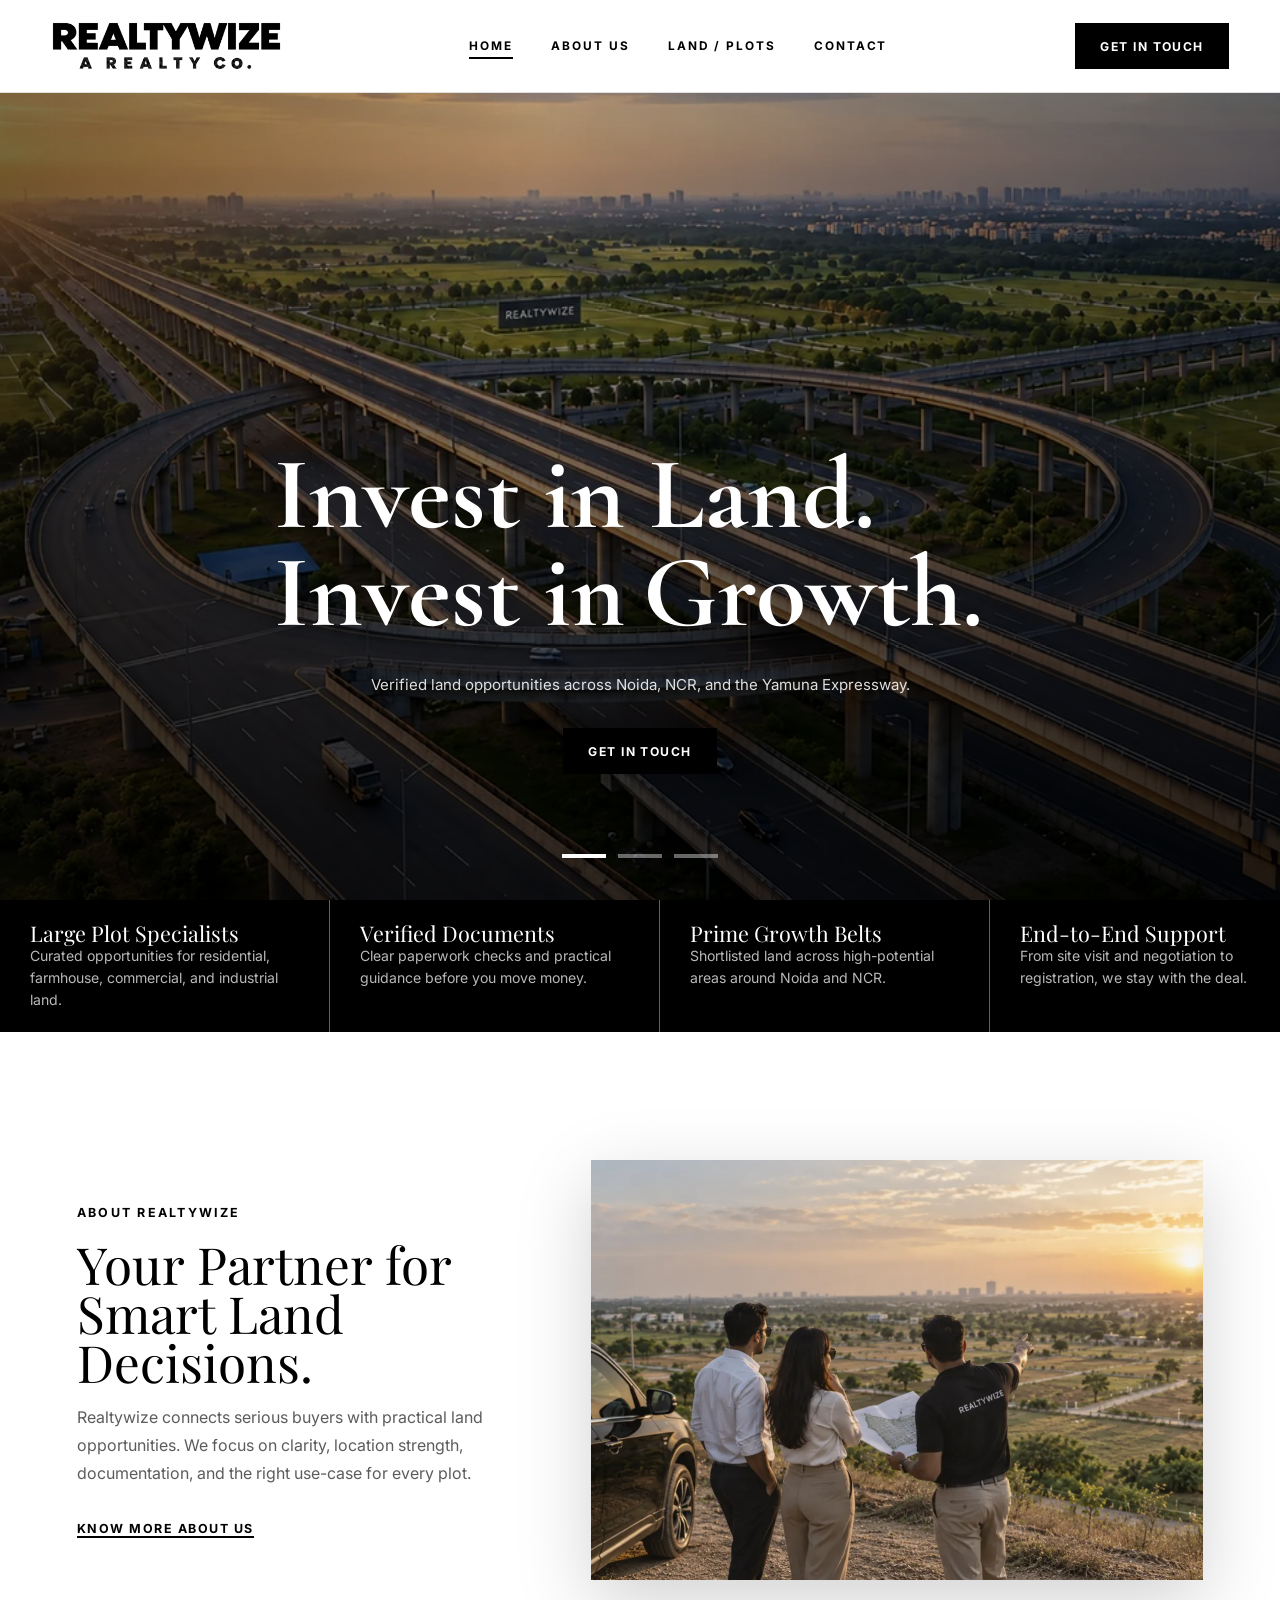
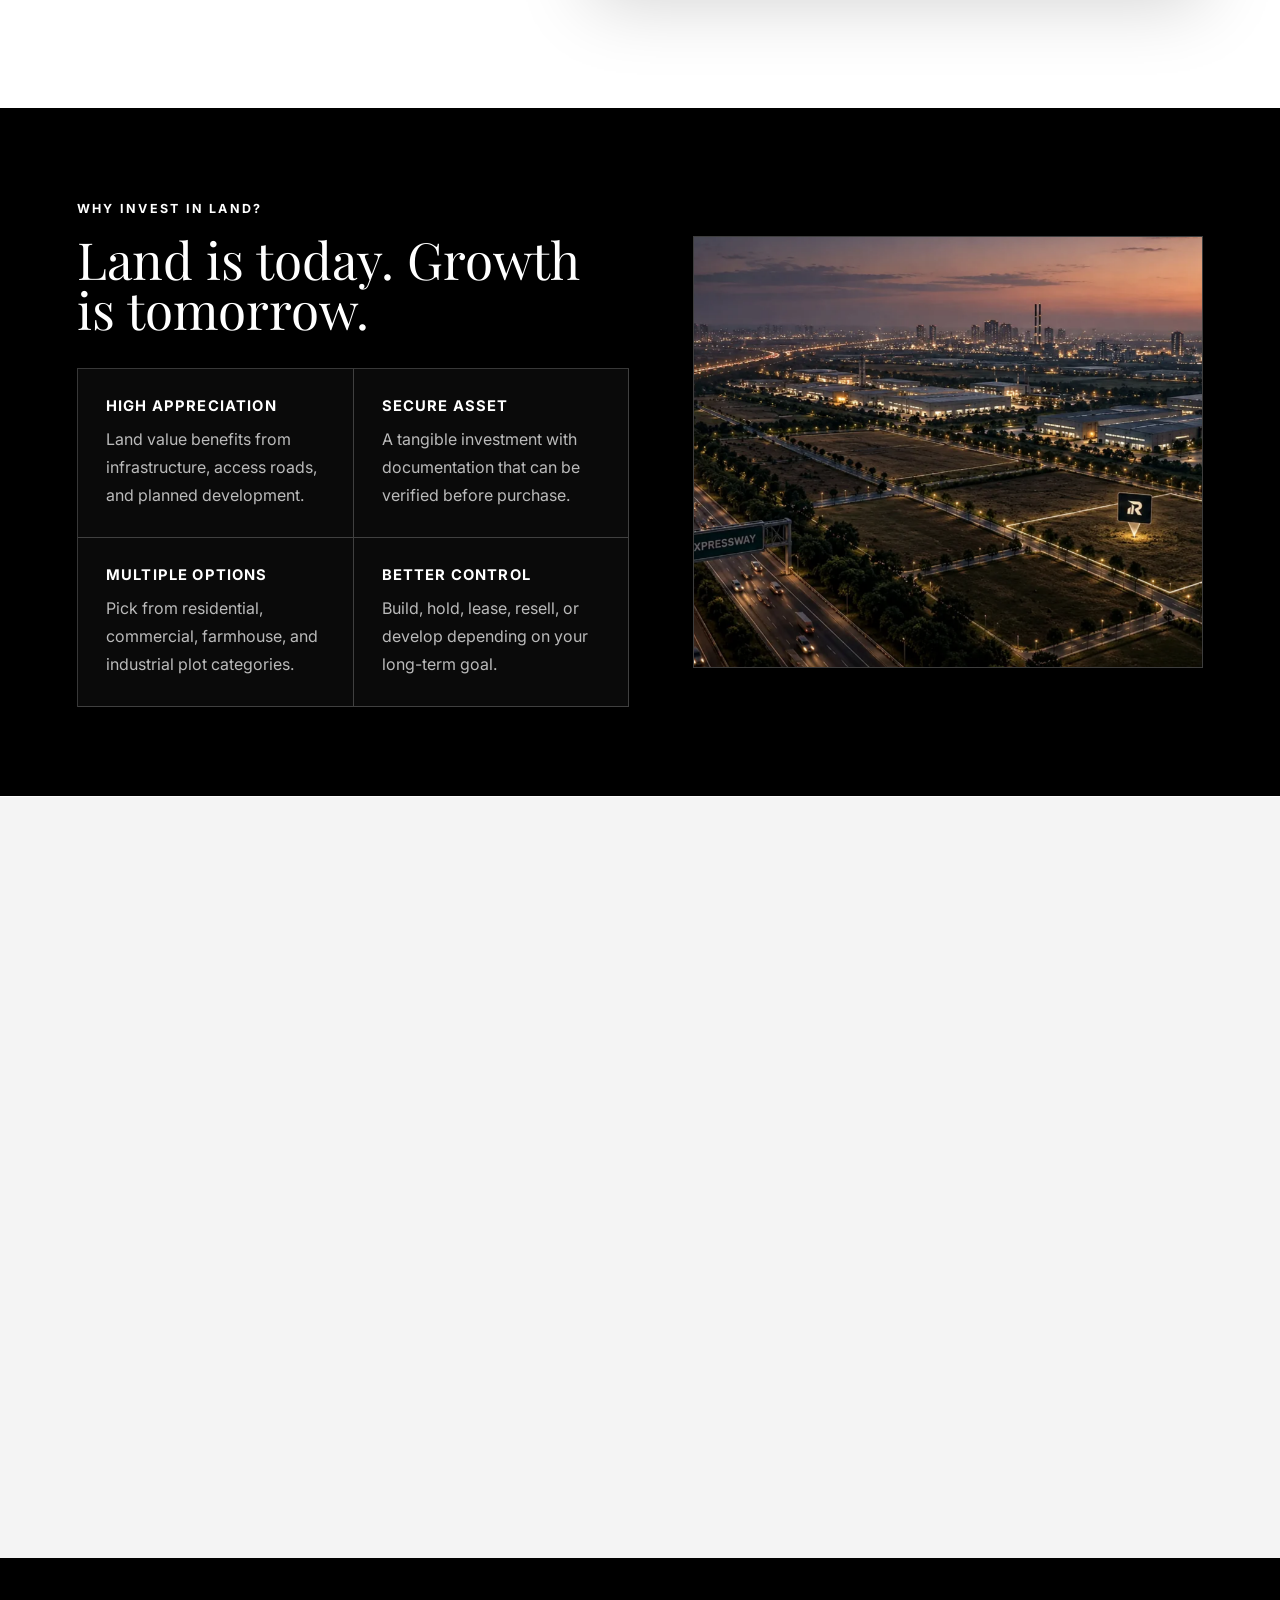
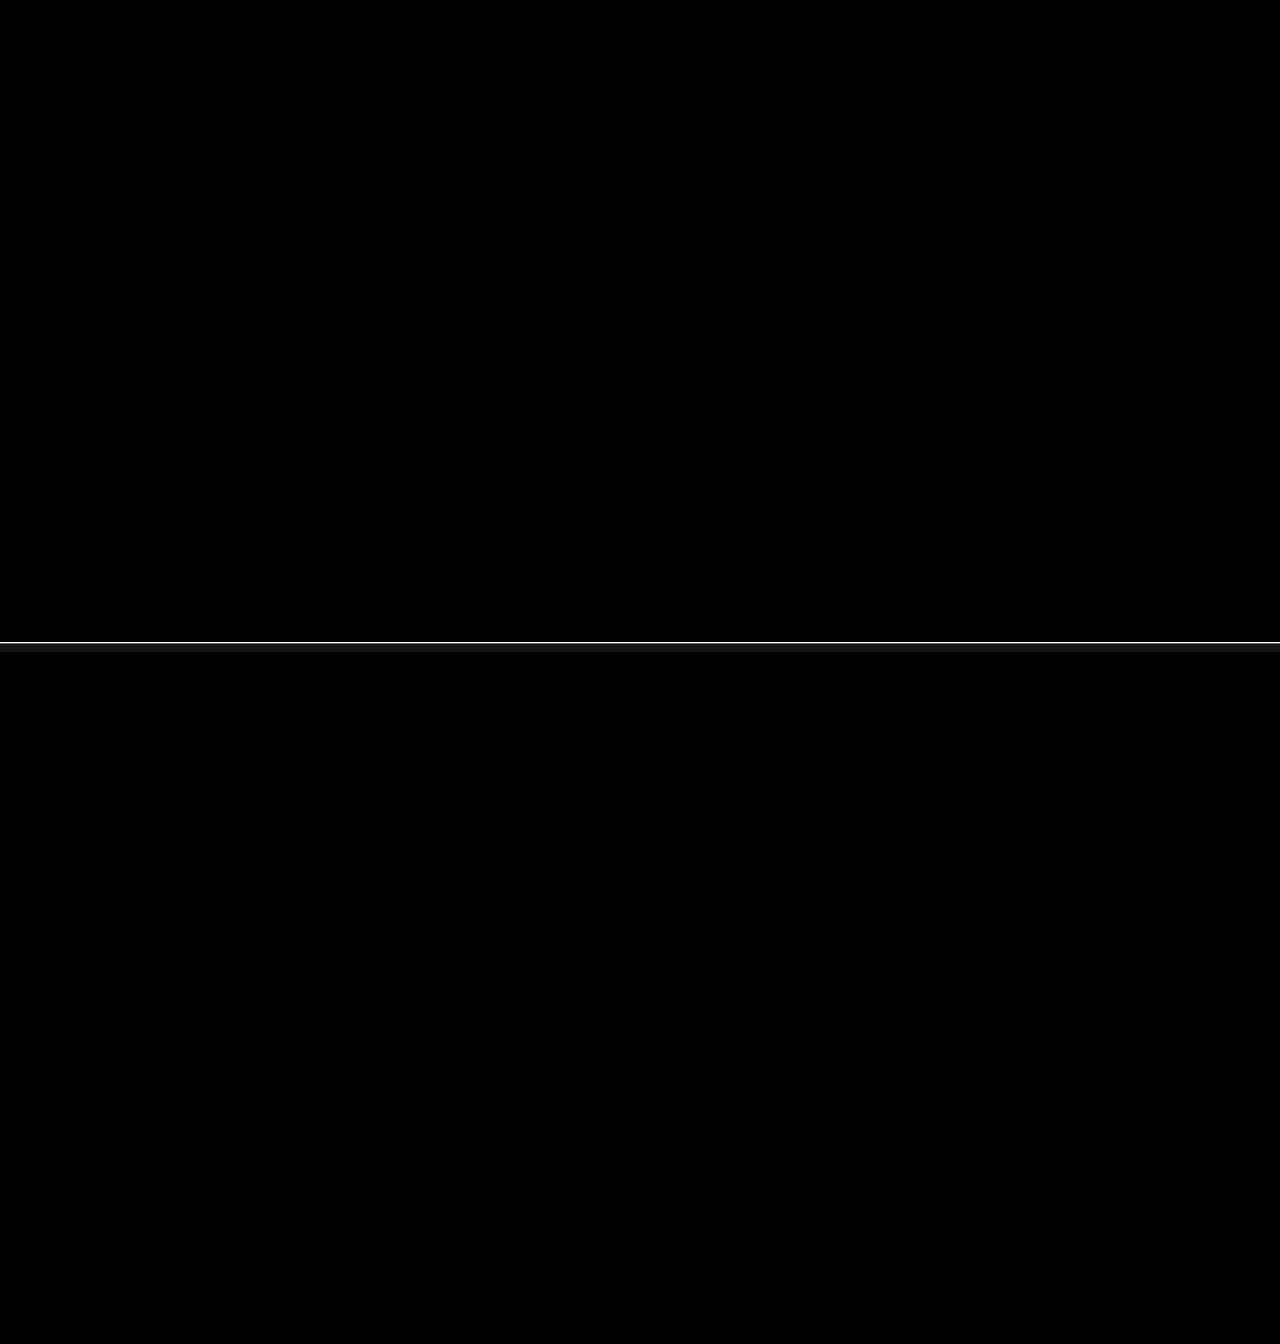
<file: index.html>
<!doctype html>
<html lang="en">
  <head>
    <meta charset="UTF-8" />
    <meta name="viewport" content="width=device-width, initial-scale=1.0" />
    <meta
      name="description"
      content="Realtywize helps buyers and investors discover verified land and plot opportunities across Noida and NCR."
    />
    <meta property="og:site_name" content="Realtywize" />
    <meta property="og:type" content="website" />
    <meta property="og:title" content="Realtywize | Land & Plot Advisory in Noida NCR" />
    <meta property="og:description" content="Verified residential, commercial, farmhouse, and industrial plot opportunities across Noida, NCR, and the Yamuna Expressway." />
    <meta property="og:url" content="https://www.realtywize.co/" />
    <meta property="og:image" content="https://www.realtywize.co/assets/images/home-hero-expressway-sunset-1920.webp" />
    <meta name="twitter:card" content="summary_large_image" />
    <meta name="twitter:title" content="Realtywize | Land & Plot Advisory in Noida NCR" />
    <meta name="twitter:description" content="Verified land opportunities across Noida, NCR, and the Yamuna Expressway." />
    <meta name="twitter:image" content="https://www.realtywize.co/assets/images/home-hero-expressway-sunset-1920.webp" />
    <title>Realtywize | Land & Plot Advisory in Noida NCR</title>
    <link rel="canonical" href="https://www.realtywize.co/" />
    <link rel="icon" href="assets/images/realtywize-r-symbol.png" type="image/png" />
    <link rel="apple-touch-icon" href="assets/images/realtywize-r-symbol.png" />
    <link rel="preconnect" href="https://fonts.googleapis.com" />
    <link rel="preconnect" href="https://fonts.gstatic.com" crossorigin />
    <link
      href="https://fonts.googleapis.com/css2?family=Cormorant+Garamond:wght@600;700&family=Inter:wght@300;400;500;600;700;800;900&family=Playfair+Display:wght@300;400;500;600;700&display=swap"
      rel="stylesheet"
    />
    <link rel="stylesheet" href="styles.css?v=20260913ah" />
  </head>
  <body>
    <header class="site-header site-header--overlay">
      <a class="brand" href="index.html" aria-label="Realtywize home">
        <img class="brand-logo" src="assets/images/navbar-realtywize-full-logo.png" alt="Realtywize A Realty Co." />
      </a>
      <button class="nav-toggle" type="button" aria-label="Open navigation" aria-expanded="false">
        <span></span>
        <span></span>
        <span></span>
      </button>
      <nav class="site-nav" aria-label="Primary navigation">
        <a class="active" href="index.html">Home</a>
        <a href="about.html">About Us</a>
        <a href="plots.html">Land / Plots</a>
        <a href="contact.html">Contact</a>
      </nav>
      <a class="header-cta contact-action" href="https://wa.me/919891900500?text=Hi%20Realtywize%2C%20I%20want%20to%20discuss%20land%20options." target="_blank" rel="noreferrer">Get in Touch</a>
    </header>

    <main>
      <section class="hero-slider" aria-label="Featured land opportunities">
        <div class="slide is-active">
          <img src="assets/images/home-hero-expressway-sunset-1920.webp" srcset="assets/images/home-hero-expressway-sunset-1280.webp 1280w, assets/images/home-hero-expressway-sunset-1920.webp 1920w" sizes="100vw" alt="Sunset aerial view of expressway land near Noida" fetchpriority="high" decoding="async" />
        </div>
        <div class="slide">
          <img src="assets/images/home-hero-residential-evening-1920.webp" srcset="assets/images/home-hero-residential-evening-1280.webp 1280w, assets/images/home-hero-residential-evening-1920.webp 1920w" sizes="100vw" alt="Premium residential community with Realtywize entrance signage" loading="lazy" decoding="async" />
        </div>
        <div class="slide">
          <img src="assets/images/home-hero-yamuna-plots-1920.webp" srcset="assets/images/home-hero-yamuna-plots-1280.webp 1280w, assets/images/home-hero-yamuna-plots-1920.webp 1920w" sizes="100vw" alt="Yamuna Expressway plotted development with Realtywize signage" loading="lazy" decoding="async" />
        </div>
        <div class="hero-shade"></div>
        <div class="hero-content">
          <h1 class="hero-title">
            <span class="hero-title-line">Invest in Land.</span>
            <span class="hero-title-line hero-title-line--morph">Invest in <span class="morph-word-wrap"><span class="morph-word">Growth.</span></span></span>
          </h1>
          <p>
            Verified land opportunities across Noida, NCR, and the Yamuna Expressway.
          </p>
          <div class="hero-actions">
            <a class="button button--solid contact-action" href="https://wa.me/919891900500?text=Hi%20Realtywize%2C%20I%20want%20to%20discuss%20land%20options." target="_blank" rel="noreferrer">Get in Touch</a>
          </div>
        </div>
        <div class="slider-controls" aria-label="Slideshow controls">
          <button class="slide-dot is-active" type="button" aria-label="Show expressway sunset land"></button>
          <button class="slide-dot" type="button" aria-label="Show residential community land"></button>
          <button class="slide-dot" type="button" aria-label="Show Yamuna Expressway plotted land"></button>
        </div>
      </section>

      <section class="trust-strip" aria-label="Why buyers choose Realtywize">
        <div class="trust-track">
          <article>
            <h2>Large Plot Specialists</h2>
            <p>Curated opportunities for residential, farmhouse, commercial, and industrial land.</p>
          </article>
          <article>
            <h2>Verified Documents</h2>
            <p>Clear paperwork checks and practical guidance before you move money.</p>
          </article>
          <article>
            <h2>Prime Growth Belts</h2>
            <p>Shortlisted land across high-potential areas around Noida and NCR.</p>
          </article>
          <article>
            <h2>End-to-End Support</h2>
            <p>From site visit and negotiation to registration, we stay with the deal.</p>
          </article>
          <article aria-hidden="true">
            <h2>Large Plot Specialists</h2>
            <p>Curated opportunities for residential, farmhouse, commercial, and industrial land.</p>
          </article>
          <article aria-hidden="true">
            <h2>Verified Documents</h2>
            <p>Clear paperwork checks and practical guidance before you move money.</p>
          </article>
          <article aria-hidden="true">
            <h2>Prime Growth Belts</h2>
            <p>Shortlisted land across high-potential areas around Noida and NCR.</p>
          </article>
          <article aria-hidden="true">
            <h2>End-to-End Support</h2>
            <p>From site visit and negotiation to registration, we stay with the deal.</p>
          </article>
        </div>
      </section>

      <section class="section split-section">
        <div class="section-copy">
          <p class="eyebrow">About Realtywize</p>
          <h2>Your Partner for Smart Land Decisions.</h2>
          <p>
            Realtywize connects serious buyers with practical land opportunities. We focus on
            clarity, location strength, documentation, and the right use-case for every plot.
          </p>
          <a class="text-link" href="about.html">Know more about us</a>
        </div>
        <div class="image-panel">
          <img src="assets/images/partner-site-visit-clean-1920.webp" srcset="assets/images/partner-site-visit-clean-1280.webp 1280w, assets/images/partner-site-visit-clean-1920.webp 1920w" sizes="(max-width: 980px) 100vw, 60vw" alt="Realtywize advisor showing land options to clients" loading="lazy" decoding="async" />
        </div>
      </section>

      <section class="section invest-section">
        <div class="invest-copy">
          <div class="section-heading">
            <p class="eyebrow">Why Invest in Land?</p>
            <h2>Land is today. Growth is tomorrow.</h2>
          </div>
          <div class="feature-grid">
            <article>
              <h3>High Appreciation</h3>
              <p>Land value benefits from infrastructure, access roads, and planned development.</p>
            </article>
            <article>
              <h3>Secure Asset</h3>
              <p>A tangible investment with documentation that can be verified before purchase.</p>
            </article>
            <article>
              <h3>Multiple Options</h3>
              <p>Pick from residential, commercial, farmhouse, and industrial plot categories.</p>
            </article>
            <article>
              <h3>Better Control</h3>
              <p>Build, hold, lease, resell, or develop depending on your long-term goal.</p>
            </article>
          </div>
        </div>
        <aside class="corridor-map" aria-label="Yamuna Expressway corridor map">
          <img src="assets/images/invest-panel-yamuna-industrial-1920.webp" srcset="assets/images/invest-panel-yamuna-industrial-1280.webp 1280w, assets/images/invest-panel-yamuna-industrial-1920.webp 1920w" sizes="(max-width: 980px) 100vw, 48vw" alt="Industrial land near Yamuna Expressway at dusk" loading="lazy" decoding="async" />
        </aside>
      </section>

      <section class="section section--soft">
        <div class="section-heading section-heading--center">
          <p class="eyebrow">Types of Land / Plots</p>
          <h2>Yamuna Expressway plots for every serious land plan.</h2>
        </div>
        <div class="card-grid">
          <article class="plot-card">
            <img src="assets/images/plot-residential-final-1280.webp" srcset="assets/images/plot-residential-final-1280.webp 1280w, assets/images/plot-residential-final-1920.webp 1920w" sizes="(max-width: 980px) 50vw, 25vw" alt="Residential plotted development near Yamuna Expressway" loading="lazy" decoding="async" />
            <div>
              <h3>Residential Plots</h3>
              <p>For homes, gated communities, and long-term family assets.</p>
            </div>
          </article>
          <article class="plot-card">
            <img src="assets/images/plot-commercial-final-1280.webp" srcset="assets/images/plot-commercial-final-1280.webp 1280w, assets/images/plot-commercial-final-1920.webp 1920w" sizes="(max-width: 980px) 50vw, 25vw" alt="Commercial plots near Yamuna Expressway" loading="lazy" decoding="async" />
            <div>
              <h3>Commercial Plots</h3>
              <p>Suited for showrooms, offices, mixed-use buildings, and rentals.</p>
            </div>
          </article>
          <article class="plot-card">
            <img src="assets/images/plot-industrial-final-1280.webp" srcset="assets/images/plot-industrial-final-1280.webp 1280w, assets/images/plot-industrial-final-1920.webp 1920w" sizes="(max-width: 980px) 50vw, 25vw" alt="Industrial plots near Yamuna Expressway" loading="lazy" decoding="async" />
            <div>
              <h3>Industrial Land</h3>
              <p>For warehouses, factories, logistics, and future corridor growth.</p>
            </div>
          </article>
          <article class="plot-card">
            <img src="assets/images/plot-farmhouse-final-1280.webp" srcset="assets/images/plot-farmhouse-final-1280.webp 1280w, assets/images/plot-farmhouse-final-1920.webp 1920w" sizes="(max-width: 980px) 50vw, 25vw" alt="Farmhouse land near Yamuna Expressway" loading="lazy" decoding="async" />
            <div>
              <h3>Farmhouse Land</h3>
              <p>Spacious land for farmhouses, retreats, and weekend homes.</p>
            </div>
          </article>
        </div>
      </section>

      <section class="section process-section">
        <div class="section-heading">
          <p class="eyebrow">How We Work</p>
          <h2>A clearer path from interest to ownership.</h2>
        </div>
        <div class="process-grid process-flow">
          <article>
            <span class="step-icon" aria-hidden="true">
              <svg viewBox="0 0 24 24" role="img">
                <circle cx="12" cy="12" r="8"></circle>
                <circle cx="12" cy="12" r="3"></circle>
                <path d="M12 2v4M12 18v4M2 12h4M18 12h4"></path>
              </svg>
            </span>
            <h3>Understand Your Need</h3>
            <p>Budget, purpose, time horizon, and preferred belt.</p>
          </article>
          <span class="process-arrow" aria-hidden="true"></span>
          <article>
            <span class="step-icon" aria-hidden="true">
              <svg viewBox="0 0 24 24" role="img">
                <path d="M12 21s7-5.1 7-11a7 7 0 0 0-14 0c0 5.9 7 11 7 11Z"></path>
                <circle cx="12" cy="10" r="2.5"></circle>
              </svg>
            </span>
            <h3>Shortlist & Visit</h3>
            <p>See matching sites with practical pros and tradeoffs.</p>
          </article>
          <span class="process-arrow" aria-hidden="true"></span>
          <article>
            <span class="step-icon" aria-hidden="true">
              <svg viewBox="0 0 24 24" role="img">
                <path d="M14 2H7a2 2 0 0 0-2 2v16a2 2 0 0 0 2 2h10a2 2 0 0 0 2-2V7Z"></path>
                <path d="M14 2v5h5M8.5 14l2 2 5-5"></path>
              </svg>
            </span>
            <h3>Verify & Finalize</h3>
            <p>Check documents, negotiate terms, and lock the right deal.</p>
          </article>
          <span class="process-arrow" aria-hidden="true"></span>
          <article>
            <span class="step-icon" aria-hidden="true">
              <svg viewBox="0 0 24 24" role="img">
                <path d="M15 7a4 4 0 1 0-3 3.87L5 18v3h3l7.13-7.13A4 4 0 0 0 15 7Z"></path>
                <path d="M16 8l2 2 3-3"></path>
              </svg>
            </span>
            <h3>Register Smoothly</h3>
            <p>Complete paperwork with support through the final step.</p>
          </article>
        </div>
      </section>

    </main>

    <footer class="site-footer">
      <img class="footer-bg" src="assets/images/footer-office-realtywize-1920.webp" srcset="assets/images/footer-office-realtywize-1280.webp 1280w, assets/images/footer-office-realtywize-1920.webp 1920w" sizes="100vw" alt="" loading="lazy" decoding="async" />
      <div class="footer-cta">
        <div>
          <p class="eyebrow">Ready to invest?</p>
          <h2>Find the right land before the market gets louder.</h2>
        </div>
        <a class="button button--light contact-action" href="https://wa.me/919891900500?text=Hi%20Realtywize%2C%20I%20want%20to%20discuss%20land%20options." target="_blank" rel="noreferrer">Enquire Now</a>
      </div>
      <div class="footer-main">
        <div class="footer-brand">
          <a class="footer-logo" href="index.html" aria-label="Realtywize home">
            <img src="assets/images/realtywize-r-symbol.png" alt="" />
            <span>REALTYWIZE</span>
          </a>
          <p>Land today. Growth tomorrow. Practical advisory for plots, land parcels, and high-potential corridors across Noida and NCR.</p>
          <a class="footer-social" href="https://www.instagram.com/realtywize/" target="_blank" rel="noreferrer">
            <span class="footer-social-icon" aria-hidden="true"><img src="assets/images/instagram-logo.svg" alt="" /></span>
            <span>Instagram</span>
            <strong>@realtywize</strong>
          </a>
        </div>
        <div class="footer-column">
          <h2>Contact</h2>
          <a href="tel:+919891900500">+91 98919 00500</a>
          <p>Site visits, shortlist requests, and land advisory.</p>
        </div>
        <div class="footer-column">
          <h2>Office</h2>
          <p>1615B Wave One, Silver Wing, Sector 18, Noida 201301</p>
        </div>
        <div class="footer-column">
          <h2>Explore</h2>
          <a href="about.html">About Us</a>
          <a href="plots.html">Land / Plots</a>
          <a href="contact.html">Contact</a>
          <a href="privacy.html">Privacy Policy</a>
        </div>
      </div>
      <div class="footer-bottom">
        <p>© 2026 Realtywize. All rights reserved.</p>
        <div>
          <a href="privacy.html">Privacy Policy</a>
          <a href="terms.html">Terms & Conditions</a>
        </div>
      </div>
    </footer>

    <a class="sticky-whatsapp contact-action" href="https://wa.me/919891900500?text=Hi%20Realtywize%2C%20I%20want%20to%20discuss%20land%20options." target="_blank" rel="noreferrer" aria-label="Chat with Realtywize on WhatsApp">WhatsApp</a>
    <script src="script.js?v=20260913ah"></script>
  </body>
</html>
</file>
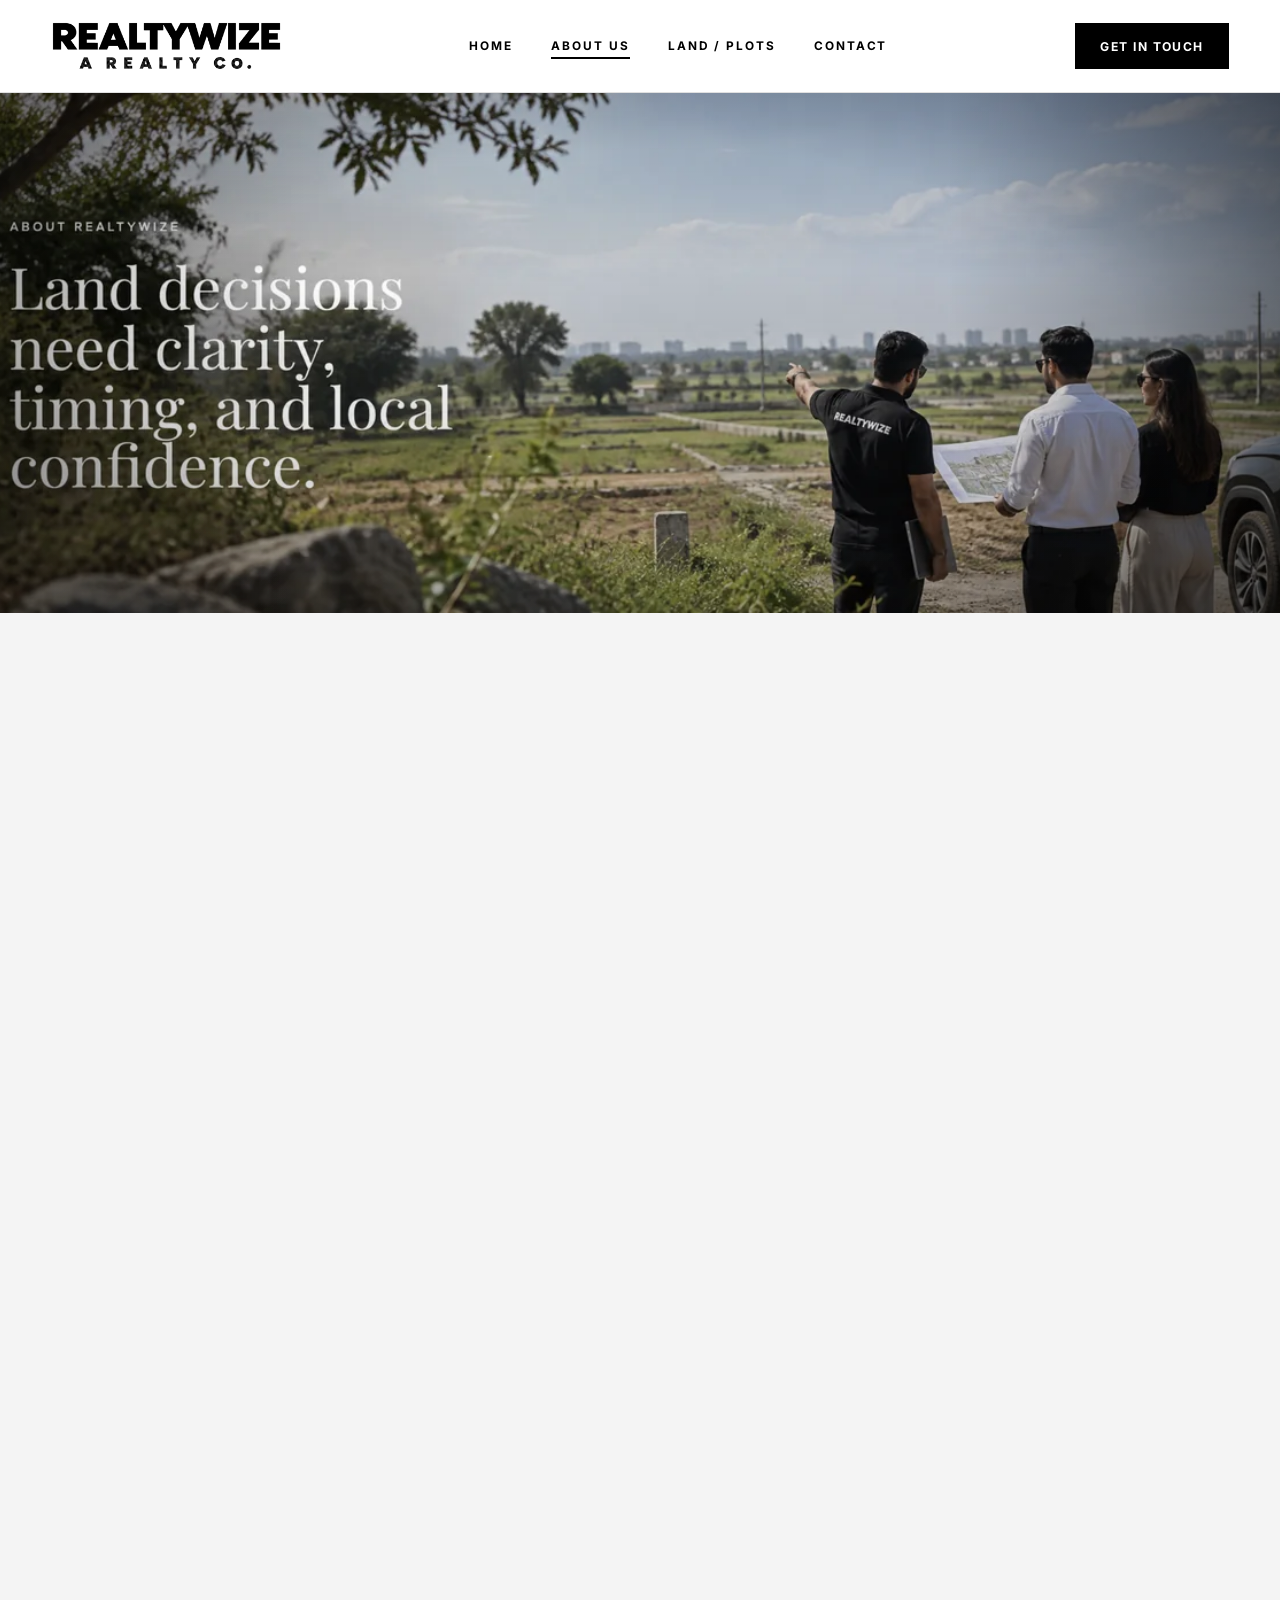
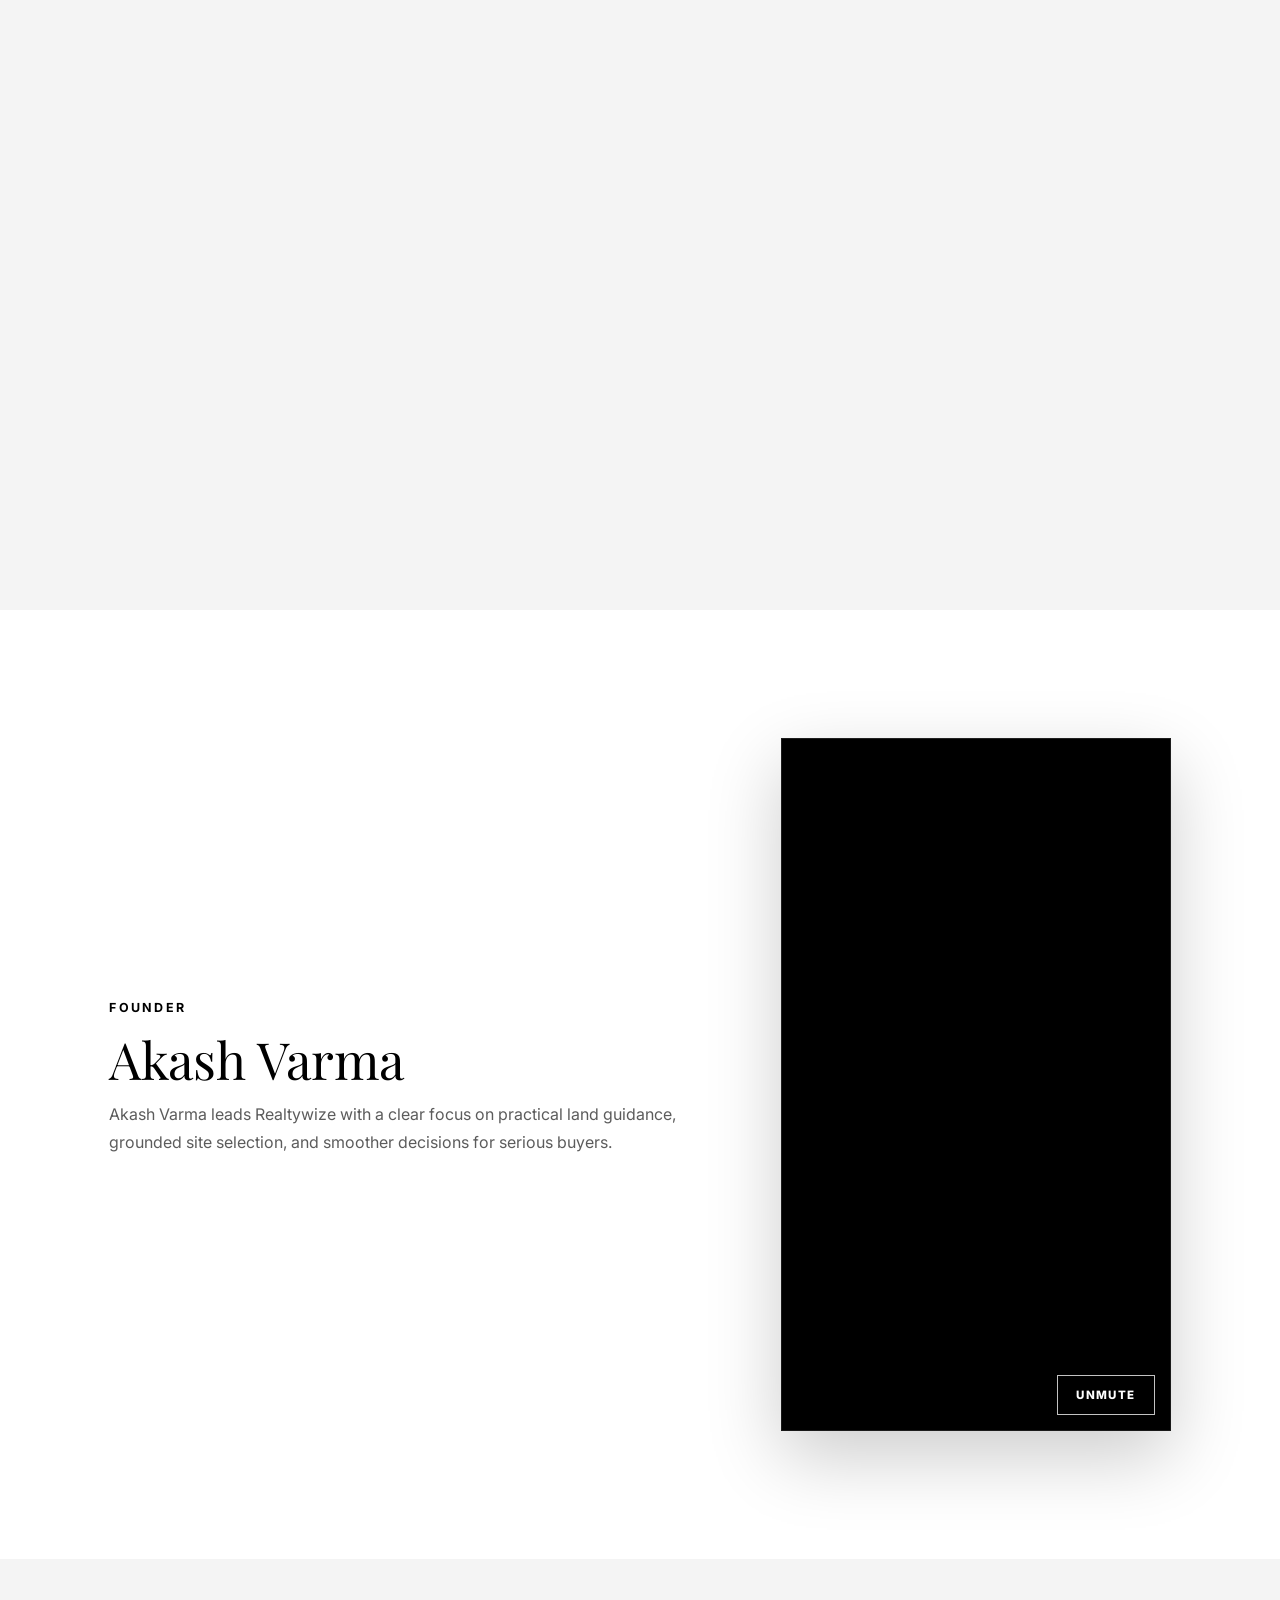
<file: about.html>
<!doctype html>
<html lang="en">
  <head>
    <meta charset="UTF-8" />
    <meta name="viewport" content="width=device-width, initial-scale=1.0" />
    <meta name="description" content="Learn about Realtywize, a land and plot advisory company for Noida and NCR." />
    <meta property="og:site_name" content="Realtywize" />
    <meta property="og:type" content="website" />
    <meta property="og:title" content="About Realtywize | Noida NCR Land Advisory" />
    <meta property="og:description" content="Meet Realtywize, a practical land advisory team helping buyers make clearer plot decisions across Noida and NCR." />
    <meta property="og:url" content="https://www.realtywize.co/about.html" />
    <meta property="og:image" content="https://www.realtywize.co/assets/images/about-land-clarity-hero-1920.webp" />
    <meta name="twitter:card" content="summary_large_image" />
    <meta name="twitter:title" content="About Realtywize | Noida NCR Land Advisory" />
    <meta name="twitter:description" content="Practical land guidance, grounded site selection, and smoother decisions for serious buyers." />
    <meta name="twitter:image" content="https://www.realtywize.co/assets/images/about-land-clarity-hero-1920.webp" />
    <title>About Realtywize | Noida NCR Land Advisory</title>
    <link rel="canonical" href="https://www.realtywize.co/about.html" />
    <link rel="icon" href="assets/images/realtywize-r-symbol.png" type="image/png" />
    <link rel="apple-touch-icon" href="assets/images/realtywize-r-symbol.png" />
    <link rel="preconnect" href="https://fonts.googleapis.com" />
    <link rel="preconnect" href="https://fonts.gstatic.com" crossorigin />
    <link
      href="https://fonts.googleapis.com/css2?family=Cormorant+Garamond:wght@600;700&family=Inter:wght@300;400;500;600;700;800;900&family=Playfair+Display:wght@300;400;500;600;700&display=swap"
      rel="stylesheet"
    />
    <link rel="stylesheet" href="styles.css?v=20260913ah" />
  </head>
  <body>
    <header class="site-header">
      <a class="brand" href="index.html" aria-label="Realtywize home">
        <img class="brand-logo" src="assets/images/navbar-realtywize-full-logo.png" alt="Realtywize A Realty Co." />
      </a>
      <button class="nav-toggle" type="button" aria-label="Open navigation" aria-expanded="false">
        <span></span>
        <span></span>
        <span></span>
      </button>
      <nav class="site-nav" aria-label="Primary navigation">
        <a href="index.html">Home</a>
        <a class="active" href="about.html">About Us</a>
        <a href="plots.html">Land / Plots</a>
        <a href="contact.html">Contact</a>
      </nav>
      <a class="header-cta contact-action" href="https://wa.me/919891900500?text=Hi%20Realtywize%2C%20I%20want%20to%20discuss%20land%20options." target="_blank" rel="noreferrer">Get in Touch</a>
    </header>

    <main>
      <section class="page-hero page-hero--about">
        <img src="assets/images/about-land-clarity-hero-1920.webp" srcset="assets/images/about-land-clarity-hero-1280.webp 1280w, assets/images/about-land-clarity-hero-1920.webp 1920w" sizes="100vw" alt="" fetchpriority="high" decoding="async" />
        <div class="visually-hidden">
          <p class="eyebrow">About Realtywize</p>
          <h1>Land decisions need clarity, timing, and local confidence.</h1>
        </div>
      </section>

      <section class="section split-section about-work-section">
        <div class="section-copy">
          <p class="eyebrow">What We Do</p>
          <h2>We simplify land buying for people who want fewer surprises.</h2>
          <p>
            Realtywize works with buyers, investors, and business owners looking for large plots
            and land parcels in Noida and NCR. Our role is to make the search focused, the site
            visits useful, and the paperwork easier to understand.
          </p>
        </div>
        <div class="stat-stack">
          <article>
            <strong>4</strong>
            <span>Primary plot categories</span>
          </article>
          <article>
            <strong>NCR</strong>
            <span>Growth corridors and active land belts</span>
          </article>
          <article>
            <strong>End-to-end</strong>
            <span>Search, site visit, document checks, and registration support</span>
          </article>
        </div>
      </section>

      <section class="section founder-section">
        <div class="section-copy">
          <p class="eyebrow">Founder</p>
          <h2>Akash Varma</h2>
          <p>
            Akash Varma leads Realtywize with a clear focus on practical land guidance,
            grounded site selection, and smoother decisions for serious buyers.
          </p>
        </div>
        <div class="founder-video-frame">
          <video class="founder-video" src="assets/videos/founder-akash-varma-medium.mp4" autoplay muted loop playsinline preload="metadata"></video>
          <button class="video-mute-toggle" type="button" aria-label="Unmute founder video" aria-pressed="false">Unmute</button>
        </div>
      </section>

      <section class="section section--soft">
        <div class="section-heading section-heading--center">
          <p class="eyebrow">Our Promise</p>
          <h2>Practical advice before polished sales talk.</h2>
        </div>
        <div class="feature-grid promise-grid">
          <article>
            <span class="promise-icon" aria-hidden="true">
              <svg viewBox="0 0 24 24" role="img">
                <circle cx="12" cy="12" r="7"></circle>
                <circle cx="12" cy="12" r="2.5"></circle>
                <path d="M12 2v3M12 19v3M2 12h3M19 12h3"></path>
              </svg>
            </span>
            <h3>Location Logic</h3>
            <p>We explain why a belt matters and what growth signals to watch.</p>
          </article>
          <article>
            <span class="promise-icon" aria-hidden="true">
              <svg viewBox="0 0 24 24" role="img">
                <path d="M14 2H7a2 2 0 0 0-2 2v16a2 2 0 0 0 2 2h10a2 2 0 0 0 2-2V7Z"></path>
                <path d="M14 2v5h5M9 14l2 2 4-5"></path>
              </svg>
            </span>
            <h3>Document Focus</h3>
            <p>We help buyers ask sharper questions before committing.</p>
          </article>
          <article>
            <span class="promise-icon" aria-hidden="true">
              <svg viewBox="0 0 24 24" role="img">
                <path d="M4 7h16M4 12h11M4 17h7"></path>
                <path d="M17 14l2 2 3-4"></path>
              </svg>
            </span>
            <h3>Transparent Shortlists</h3>
            <p>Every option is shared with purpose, not just volume.</p>
          </article>
          <article>
            <span class="promise-icon" aria-hidden="true">
              <svg viewBox="0 0 24 24" role="img">
                <circle cx="12" cy="12" r="8"></circle>
                <path d="M8.5 12.4l2.4 2.4 4.8-5.6"></path>
                <path d="M16.5 17.5l2 2"></path>
              </svg>
            </span>
            <h3>Calm Execution</h3>
            <p>Site visits, negotiation, and registration are handled with structure.</p>
          </article>
        </div>
      </section>
    </main>

    <footer class="site-footer">
      <img class="footer-bg" src="assets/images/footer-office-realtywize-1920.webp" srcset="assets/images/footer-office-realtywize-1280.webp 1280w, assets/images/footer-office-realtywize-1920.webp 1920w" sizes="100vw" alt="" loading="lazy" decoding="async" />
      <div class="footer-cta">
        <div>
          <p class="eyebrow">Ready to invest?</p>
          <h2>Find the right land before the market gets louder.</h2>
        </div>
        <a class="button button--light contact-action" href="https://wa.me/919891900500?text=Hi%20Realtywize%2C%20I%20want%20to%20discuss%20land%20options." target="_blank" rel="noreferrer">Enquire Now</a>
      </div>
      <div class="footer-main">
        <div class="footer-brand">
          <a class="footer-logo" href="index.html" aria-label="Realtywize home">
            <img src="assets/images/realtywize-r-symbol.png" alt="" />
            <span>REALTYWIZE</span>
          </a>
          <p>Land today. Growth tomorrow. Practical advisory for plots, land parcels, and high-potential corridors across Noida and NCR.</p>
          <a class="footer-social" href="https://www.instagram.com/realtywize/" target="_blank" rel="noreferrer">
            <span class="footer-social-icon" aria-hidden="true"><img src="assets/images/instagram-logo.svg" alt="" /></span>
            <span>Instagram</span>
            <strong>@realtywize</strong>
          </a>
        </div>
        <div class="footer-column">
          <h2>Contact</h2>
          <a href="tel:+919891900500">+91 98919 00500</a>
          <p>Site visits, shortlist requests, and land advisory.</p>
        </div>
        <div class="footer-column">
          <h2>Office</h2>
          <p>1615B Wave One, Silver Wing, Sector 18, Noida 201301</p>
        </div>
        <div class="footer-column">
          <h2>Explore</h2>
          <a href="about.html">About Us</a>
          <a href="plots.html">Land / Plots</a>
          <a href="contact.html">Contact</a>
          <a href="privacy.html">Privacy Policy</a>
        </div>
      </div>
      <div class="footer-bottom">
        <p>© 2026 Realtywize. All rights reserved.</p>
        <div>
          <a href="privacy.html">Privacy Policy</a>
          <a href="terms.html">Terms & Conditions</a>
        </div>
      </div>
    </footer>

    <a class="sticky-whatsapp contact-action" href="https://wa.me/919891900500?text=Hi%20Realtywize%2C%20I%20want%20to%20discuss%20land%20options." target="_blank" rel="noreferrer" aria-label="Chat with Realtywize on WhatsApp">WhatsApp</a>
    <script src="script.js?v=20260913ah"></script>
  </body>
</html>
</file>
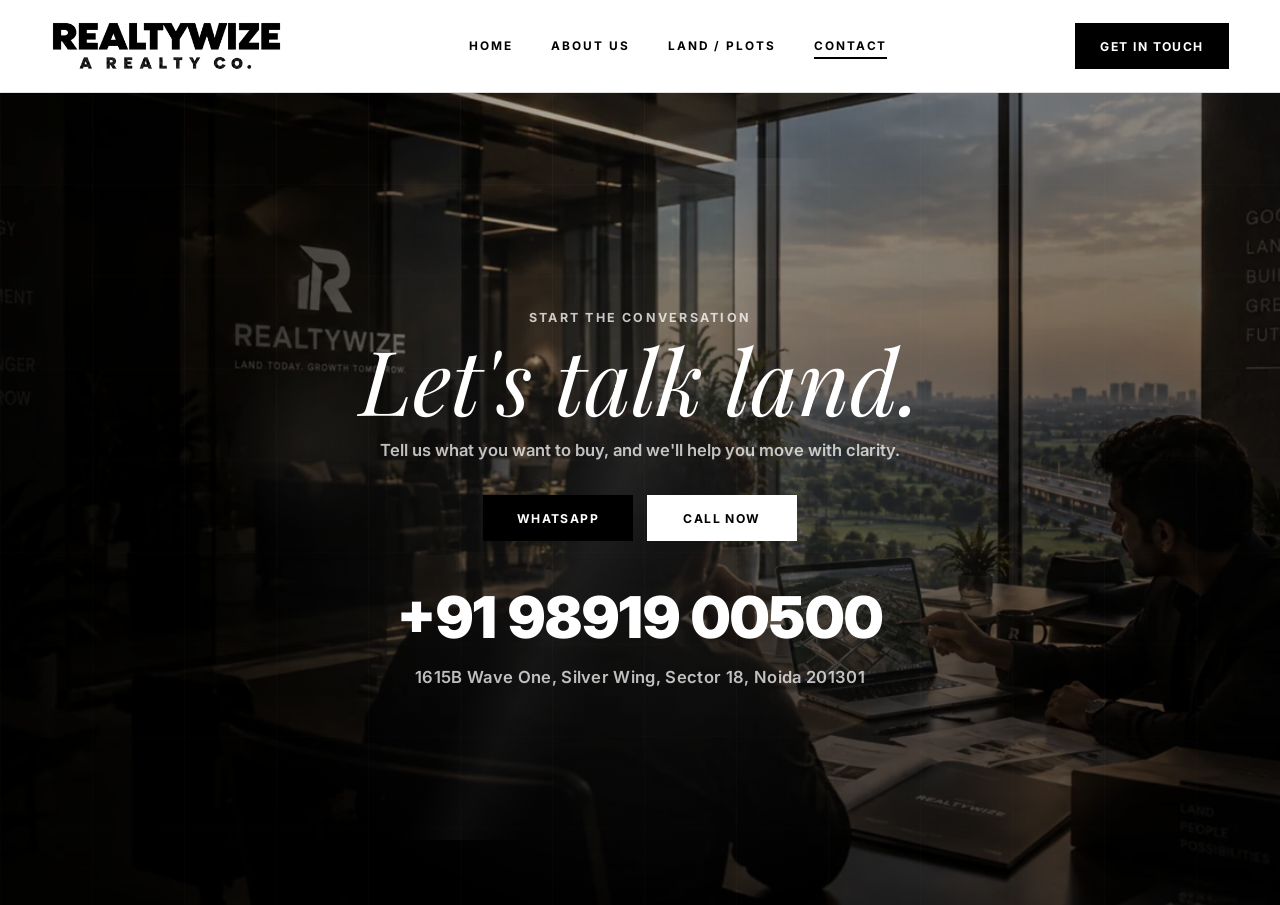
<file: contact.html>
<!doctype html>
<html lang="en">
  <head>
    <meta charset="UTF-8" />
    <meta name="viewport" content="width=device-width, initial-scale=1.0" />
    <meta name="description" content="Contact Realtywize for land and plot enquiries in Noida and NCR." />
    <meta property="og:site_name" content="Realtywize" />
    <meta property="og:type" content="website" />
    <meta property="og:title" content="Contact Realtywize | Land & Plot Enquiries in Noida NCR" />
    <meta property="og:description" content="Talk to Realtywize for land shortlists, site visits, plot guidance, and documentation support across Noida and NCR." />
    <meta property="og:url" content="https://www.realtywize.co/contact.html" />
    <meta property="og:image" content="https://www.realtywize.co/assets/images/contact-office-realtywize-1920.webp" />
    <meta name="twitter:card" content="summary_large_image" />
    <meta name="twitter:title" content="Contact Realtywize | Land & Plot Enquiries" />
    <meta name="twitter:description" content="Request land options, book a site visit, or speak with Realtywize on WhatsApp." />
    <meta name="twitter:image" content="https://www.realtywize.co/assets/images/contact-office-realtywize-1920.webp" />
    <title>Contact Realtywize | Land & Plot Enquiries in Noida NCR</title>
    <link rel="canonical" href="https://www.realtywize.co/contact.html" />
    <link rel="icon" href="assets/images/realtywize-r-symbol.png" type="image/png" />
    <link rel="apple-touch-icon" href="assets/images/realtywize-r-symbol.png" />
    <link rel="preconnect" href="https://fonts.googleapis.com" />
    <link rel="preconnect" href="https://fonts.gstatic.com" crossorigin />
    <link
      href="https://fonts.googleapis.com/css2?family=Cormorant+Garamond:wght@600;700&family=Inter:wght@300;400;500;600;700;800;900&family=Playfair+Display:wght@300;400;500;600;700&display=swap"
      rel="stylesheet"
    />
    <link rel="stylesheet" href="styles.css?v=20260913ah" />
  </head>
  <body>
    <header class="site-header">
      <a class="brand" href="index.html" aria-label="Realtywize home">
        <img class="brand-logo" src="assets/images/navbar-realtywize-full-logo.png" alt="Realtywize A Realty Co." />
      </a>
      <button class="nav-toggle" type="button" aria-label="Open navigation" aria-expanded="false">
        <span></span>
        <span></span>
        <span></span>
      </button>
      <nav class="site-nav" aria-label="Primary navigation">
        <a href="index.html">Home</a>
        <a href="about.html">About Us</a>
        <a href="plots.html">Land / Plots</a>
        <a class="active" href="contact.html">Contact</a>
      </nav>
      <a class="header-cta contact-action" href="https://wa.me/919891900500?text=Hi%20Realtywize%2C%20I%20want%20to%20discuss%20land%20options." target="_blank" rel="noreferrer">Get in Touch</a>
    </header>

    <main>
      <section class="contact-hero">
        <img class="contact-bg" src="assets/images/contact-office-realtywize-1920.webp" srcset="assets/images/contact-office-realtywize-1280.webp 1280w, assets/images/contact-office-realtywize-1920.webp 1920w" sizes="100vw" alt="" fetchpriority="high" decoding="async" />
        <div class="contact-motion" aria-hidden="true">
          <span></span>
          <span></span>
        </div>
        <div class="contact-hero-content">
          <p class="eyebrow">Start the conversation</p>
          <h1>Let's talk land.</h1>
          <p>Tell us what you want to buy, and we'll help you move with clarity.</p>
          <div class="contact-actions">
            <a class="button button--solid contact-action" href="https://wa.me/919891900500?text=Hi%20Realtywize%2C%20I%20want%20to%20discuss%20land%20options." target="_blank" rel="noreferrer">WhatsApp</a>
            <a class="button button--light" href="tel:+919891900500">Call Now</a>
          </div>
          <a class="contact-number" href="tel:+919891900500">+91 98919 00500</a>
          <p class="contact-office">1615B Wave One, Silver Wing, Sector 18, Noida 201301</p>
        </div>
      </section>
    </main>

    <a class="sticky-whatsapp contact-action" href="https://wa.me/919891900500?text=Hi%20Realtywize%2C%20I%20want%20to%20discuss%20land%20options." target="_blank" rel="noreferrer" aria-label="Chat with Realtywize on WhatsApp">WhatsApp</a>
    <script src="script.js?v=20260913ah"></script>
  </body>
</html>
</file>
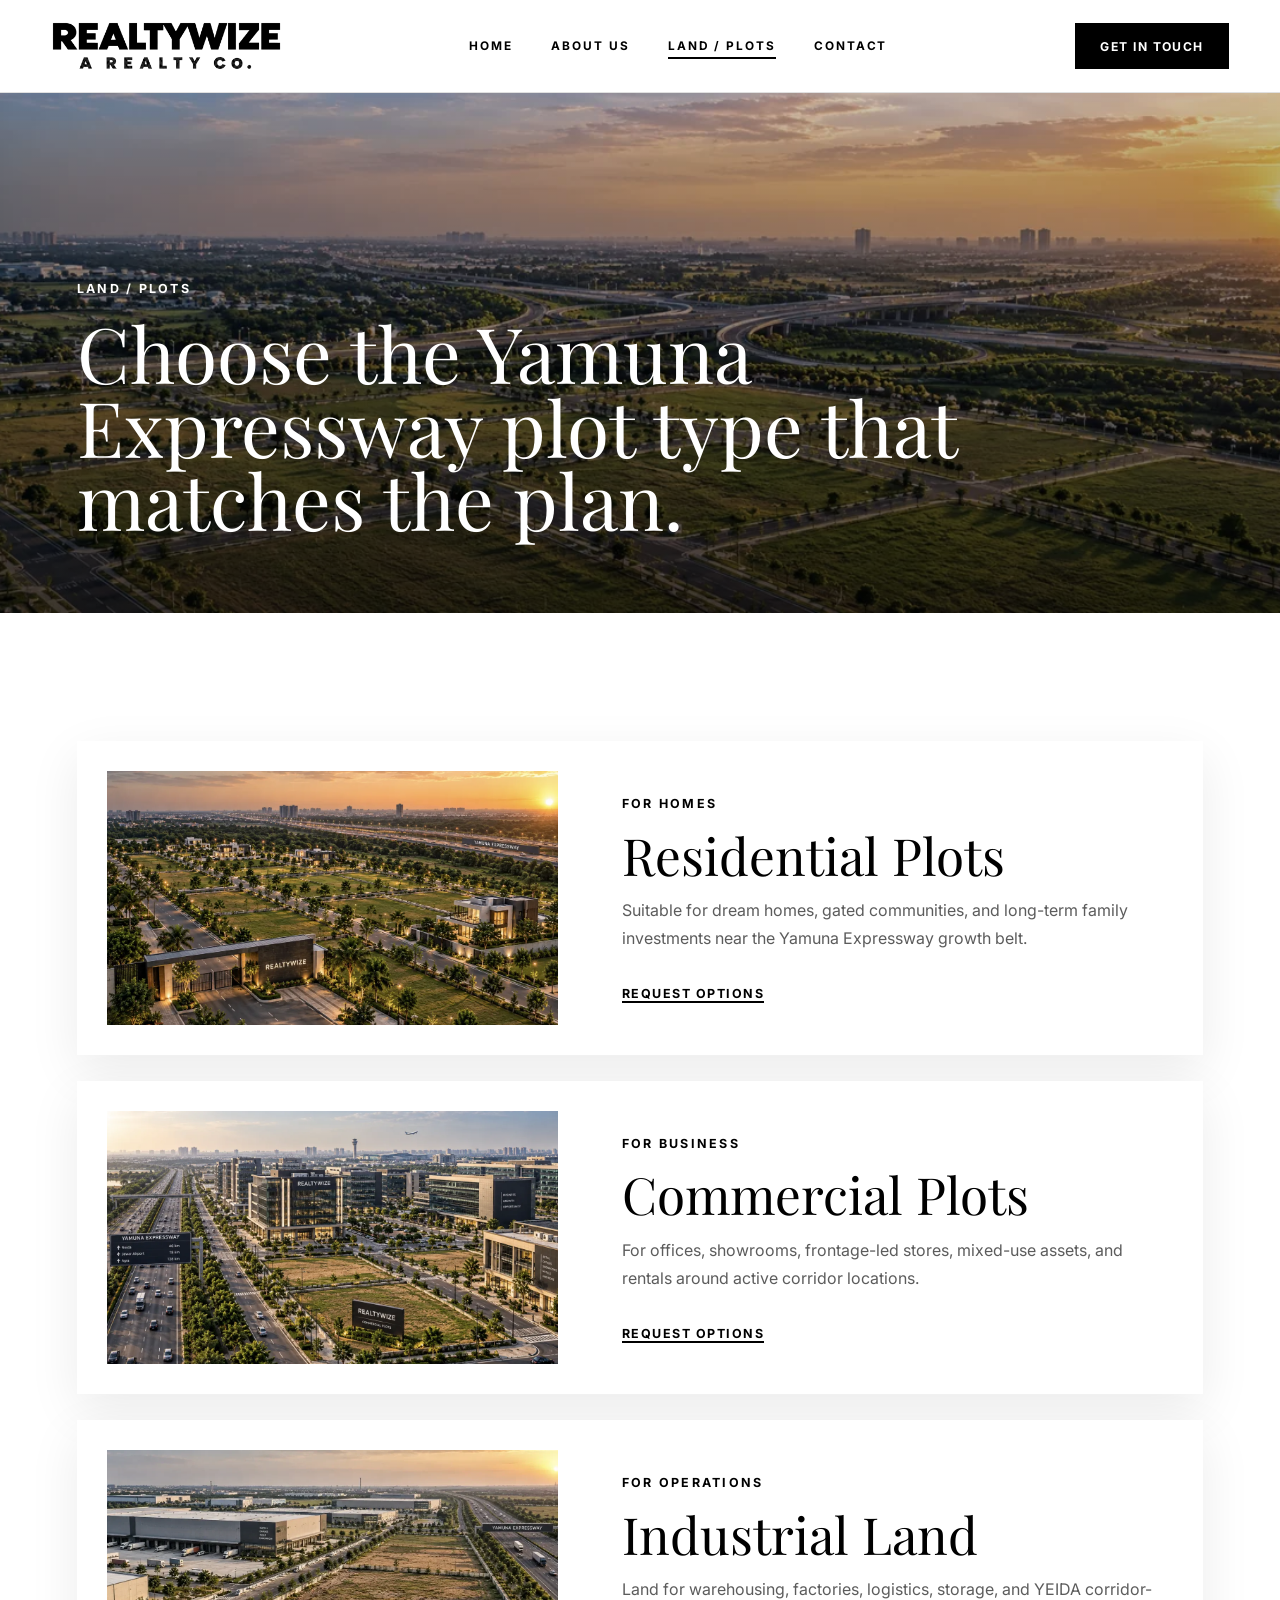
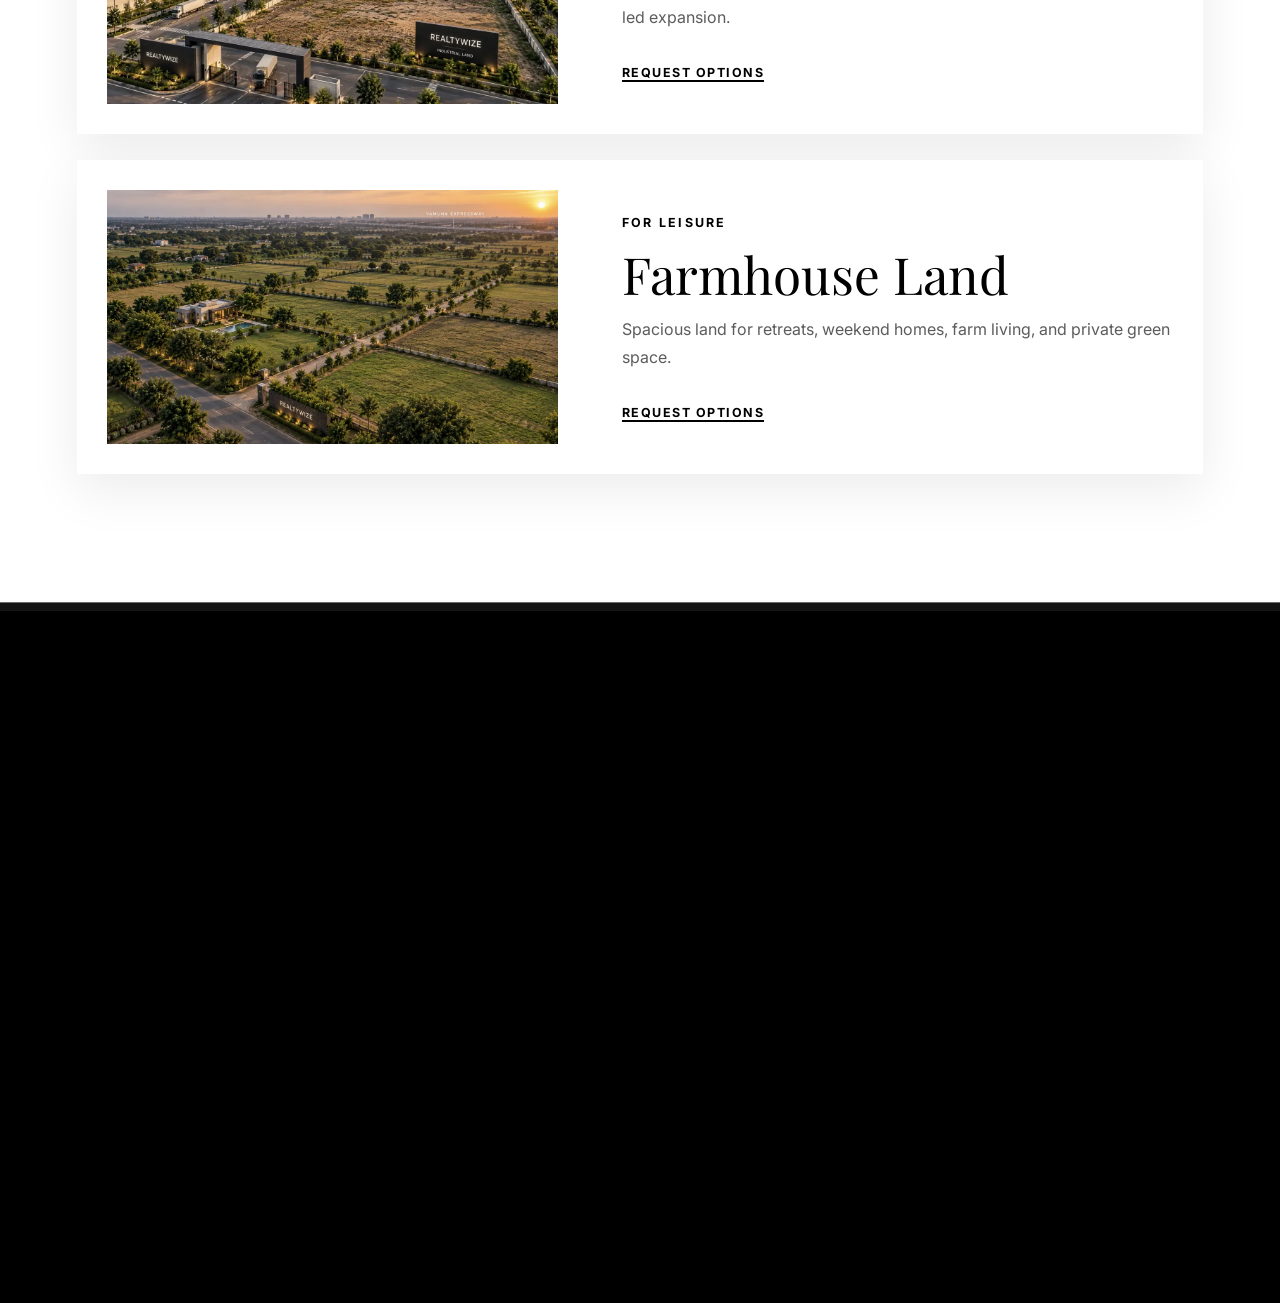
<file: plots.html>
<!doctype html>
<html lang="en">
  <head>
    <meta charset="UTF-8" />
    <meta name="viewport" content="width=device-width, initial-scale=1.0" />
    <meta name="description" content="Explore residential, commercial, farmhouse, and industrial land options with Realtywize." />
    <meta property="og:site_name" content="Realtywize" />
    <meta property="og:type" content="website" />
    <meta property="og:title" content="Land / Plots | Residential, Commercial, Farmhouse & Industrial" />
    <meta property="og:description" content="Explore Yamuna Expressway plot options for homes, offices, warehouses, operations, farmhouses, and long-term land investment." />
    <meta property="og:url" content="https://www.realtywize.co/plots.html" />
    <meta property="og:image" content="https://www.realtywize.co/assets/images/plots-hero-sunset-land-1920.webp" />
    <meta name="twitter:card" content="summary_large_image" />
    <meta name="twitter:title" content="Land / Plots | Realtywize" />
    <meta name="twitter:description" content="Residential, commercial, farmhouse, and industrial land options around Noida, NCR, and the Yamuna Expressway." />
    <meta name="twitter:image" content="https://www.realtywize.co/assets/images/plots-hero-sunset-land-1920.webp" />
    <title>Land / Plots | Residential, Commercial, Farmhouse & Industrial</title>
    <link rel="canonical" href="https://www.realtywize.co/plots.html" />
    <link rel="icon" href="assets/images/realtywize-r-symbol.png" type="image/png" />
    <link rel="apple-touch-icon" href="assets/images/realtywize-r-symbol.png" />
    <link rel="preconnect" href="https://fonts.googleapis.com" />
    <link rel="preconnect" href="https://fonts.gstatic.com" crossorigin />
    <link
      href="https://fonts.googleapis.com/css2?family=Cormorant+Garamond:wght@600;700&family=Inter:wght@300;400;500;600;700;800;900&family=Playfair+Display:wght@300;400;500;600;700&display=swap"
      rel="stylesheet"
    />
    <link rel="stylesheet" href="styles.css?v=20260913ah" />
  </head>
  <body>
    <header class="site-header">
      <a class="brand" href="index.html" aria-label="Realtywize home">
        <img class="brand-logo" src="assets/images/navbar-realtywize-full-logo.png" alt="Realtywize A Realty Co." />
      </a>
      <button class="nav-toggle" type="button" aria-label="Open navigation" aria-expanded="false">
        <span></span>
        <span></span>
        <span></span>
      </button>
      <nav class="site-nav" aria-label="Primary navigation">
        <a href="index.html">Home</a>
        <a href="about.html">About Us</a>
        <a class="active" href="plots.html">Land / Plots</a>
        <a href="contact.html">Contact</a>
      </nav>
      <a class="header-cta contact-action" href="https://wa.me/919891900500?text=Hi%20Realtywize%2C%20I%20want%20to%20discuss%20land%20options." target="_blank" rel="noreferrer">Get in Touch</a>
    </header>

    <main>
      <section class="page-hero">
        <img src="assets/images/plots-hero-sunset-land-1920.webp" srcset="assets/images/plots-hero-sunset-land-1280.webp 1280w, assets/images/plots-hero-sunset-land-1920.webp 1920w" sizes="100vw" alt="Aerial sunset land parcels near expressway" fetchpriority="high" decoding="async" />
        <div>
          <p class="eyebrow">Land / Plots</p>
          <h1>Choose the Yamuna Expressway plot type that matches the plan.</h1>
        </div>
      </section>

      <section class="section">
        <div class="catalog-grid">
          <article class="catalog-item">
            <img src="assets/images/plot-residential-final-1280.webp" srcset="assets/images/plot-residential-final-1280.webp 1280w, assets/images/plot-residential-final-1920.webp 1920w" sizes="(max-width: 980px) 100vw, 38vw" alt="Residential plots near Yamuna Expressway" loading="lazy" decoding="async" />
            <div>
              <p class="eyebrow">For Homes</p>
              <h2>Residential Plots</h2>
              <p>Suitable for dream homes, gated communities, and long-term family investments near the Yamuna Expressway growth belt.</p>
              <a class="text-link contact-action" href="https://wa.me/919891900500?text=Hi%20Realtywize%20Realty%20Co%20team%2C%20I%20would%20like%20to%20request%20available%20options%20for%20residential%20plots%20for%20building%20a%20home.%20Please%20share%20suitable%20locations%2C%20plot%20sizes%2C%20and%20pricing%20details." target="_blank" rel="noreferrer">Request options</a>
            </div>
          </article>
          <article class="catalog-item">
            <img src="assets/images/plot-commercial-final-1280.webp" srcset="assets/images/plot-commercial-final-1280.webp 1280w, assets/images/plot-commercial-final-1920.webp 1920w" sizes="(max-width: 980px) 100vw, 38vw" alt="Commercial plots near Yamuna Expressway" loading="lazy" decoding="async" />
            <div>
              <p class="eyebrow">For Business</p>
              <h2>Commercial Plots</h2>
              <p>For offices, showrooms, frontage-led stores, mixed-use assets, and rentals around active corridor locations.</p>
              <a class="text-link contact-action" href="https://wa.me/919891900500?text=Hi%20Realtywize%20Realty%20Co%20team%2C%20I%20would%20like%20to%20request%20available%20options%20for%20commercial%20plots%20for%20an%20office%2C%20showroom%2C%20or%20rental-focused%20investment.%20Please%20share%20suitable%20locations%2C%20frontage%20details%2C%20plot%20sizes%2C%20and%20pricing." target="_blank" rel="noreferrer">Request options</a>
            </div>
          </article>
          <article class="catalog-item">
            <img src="assets/images/plot-industrial-final-clean-1280.webp" srcset="assets/images/plot-industrial-final-clean-1280.webp 1280w, assets/images/plot-industrial-final-clean-1920.webp 1920w" sizes="(max-width: 980px) 100vw, 38vw" alt="Industrial plots near Yamuna Expressway" loading="lazy" decoding="async" />
            <div>
              <p class="eyebrow">For Operations</p>
              <h2>Industrial Land</h2>
              <p>Land for warehousing, factories, logistics, storage, and YEIDA corridor-led expansion.</p>
              <a class="text-link contact-action" href="https://wa.me/919891900500?text=Hi%20Realtywize%20Realty%20Co%20team%2C%20I%20would%20like%20to%20request%20available%20options%20for%20industrial%20land%20for%20warehousing%2C%20factory%2C%20logistics%2C%20or%20business%20operations.%20Please%20share%20suitable%20locations%2C%20plot%20sizes%2C%20and%20pricing%20details." target="_blank" rel="noreferrer">Request options</a>
            </div>
          </article>
          <article class="catalog-item">
            <img src="assets/images/plot-farmhouse-final-1280.webp" srcset="assets/images/plot-farmhouse-final-1280.webp 1280w, assets/images/plot-farmhouse-final-1920.webp 1920w" sizes="(max-width: 980px) 100vw, 38vw" alt="Farmhouse plots near Yamuna Expressway" loading="lazy" decoding="async" />
            <div>
              <p class="eyebrow">For Leisure</p>
              <h2>Farmhouse Land</h2>
              <p>Spacious land for retreats, weekend homes, farm living, and private green space.</p>
              <a class="text-link contact-action" href="https://wa.me/919891900500?text=Hi%20Realtywize%20Realty%20Co%20team%2C%20I%20would%20like%20to%20request%20available%20options%20for%20farmhouse%20land%20for%20a%20weekend%20home%2C%20retreat%2C%20or%20private%20green%20space.%20Please%20share%20suitable%20locations%2C%20plot%20sizes%2C%20and%20pricing%20details." target="_blank" rel="noreferrer">Request options</a>
            </div>
          </article>
        </div>
      </section>
    </main>

    <footer class="site-footer">
      <img class="footer-bg" src="assets/images/footer-office-realtywize-1920.webp" srcset="assets/images/footer-office-realtywize-1280.webp 1280w, assets/images/footer-office-realtywize-1920.webp 1920w" sizes="100vw" alt="" loading="lazy" decoding="async" />
      <div class="footer-cta">
        <div>
          <p class="eyebrow">Ready to invest?</p>
          <h2>Find the right land before the market gets louder.</h2>
        </div>
        <a class="button button--light contact-action" href="https://wa.me/919891900500?text=Hi%20Realtywize%2C%20I%20want%20to%20discuss%20land%20options." target="_blank" rel="noreferrer">Enquire Now</a>
      </div>
      <div class="footer-main">
        <div class="footer-brand">
          <a class="footer-logo" href="index.html" aria-label="Realtywize home">
            <img src="assets/images/realtywize-r-symbol.png" alt="" />
            <span>REALTYWIZE</span>
          </a>
          <p>Land today. Growth tomorrow. Practical advisory for plots, land parcels, and high-potential corridors across Noida and NCR.</p>
          <a class="footer-social" href="https://www.instagram.com/realtywize/" target="_blank" rel="noreferrer">
            <span class="footer-social-icon" aria-hidden="true"><img src="assets/images/instagram-logo.svg" alt="" /></span>
            <span>Instagram</span>
            <strong>@realtywize</strong>
          </a>
        </div>
        <div class="footer-column">
          <h2>Contact</h2>
          <a href="tel:+919891900500">+91 98919 00500</a>
          <p>Site visits, shortlist requests, and land advisory.</p>
        </div>
        <div class="footer-column">
          <h2>Office</h2>
          <p>1615B Wave One, Silver Wing, Sector 18, Noida 201301</p>
        </div>
        <div class="footer-column">
          <h2>Explore</h2>
          <a href="about.html">About Us</a>
          <a href="plots.html">Land / Plots</a>
          <a href="contact.html">Contact</a>
          <a href="privacy.html">Privacy Policy</a>
        </div>
      </div>
      <div class="footer-bottom">
        <p>© 2026 Realtywize. All rights reserved.</p>
        <div>
          <a href="privacy.html">Privacy Policy</a>
          <a href="terms.html">Terms & Conditions</a>
        </div>
      </div>
    </footer>

    <a class="sticky-whatsapp contact-action" href="https://wa.me/919891900500?text=Hi%20Realtywize%2C%20I%20want%20to%20discuss%20land%20options." target="_blank" rel="noreferrer" aria-label="Chat with Realtywize on WhatsApp">WhatsApp</a>
    <script src="script.js?v=20260913ah"></script>
  </body>
</html>
</file>
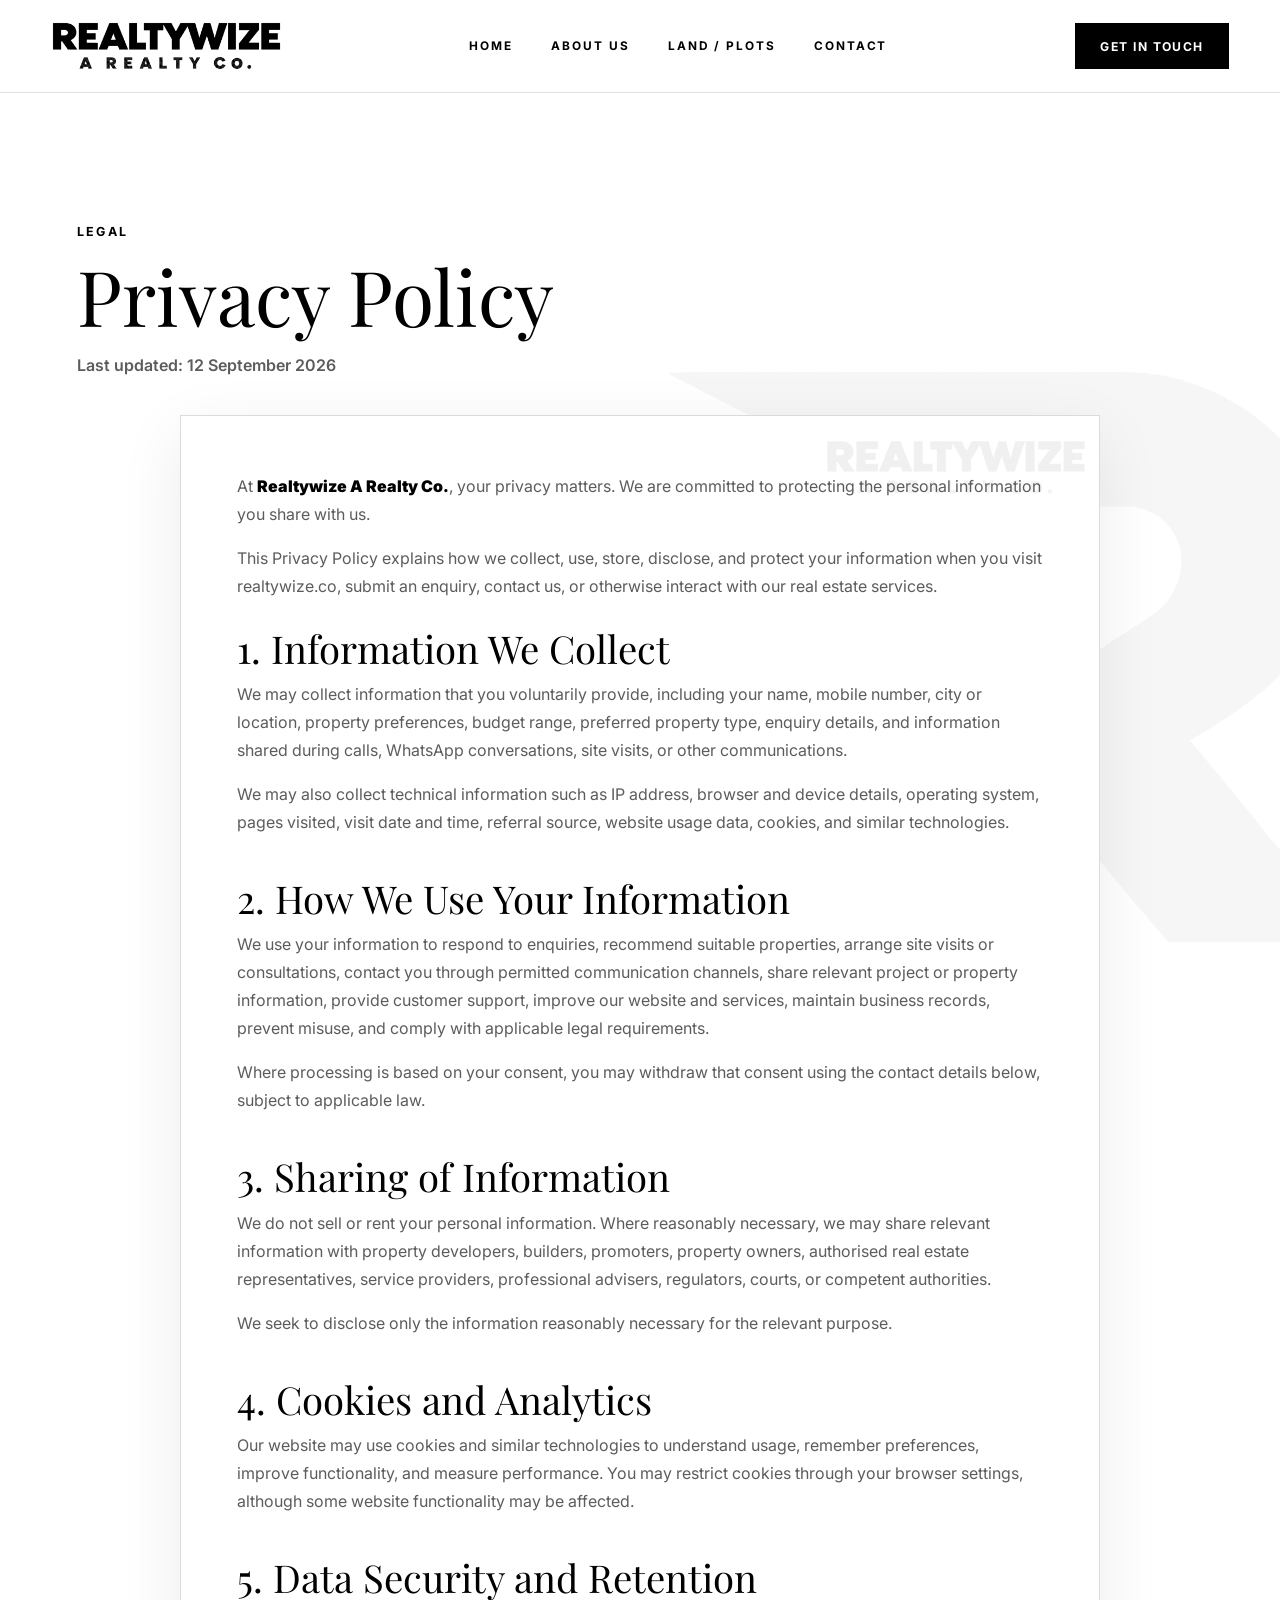
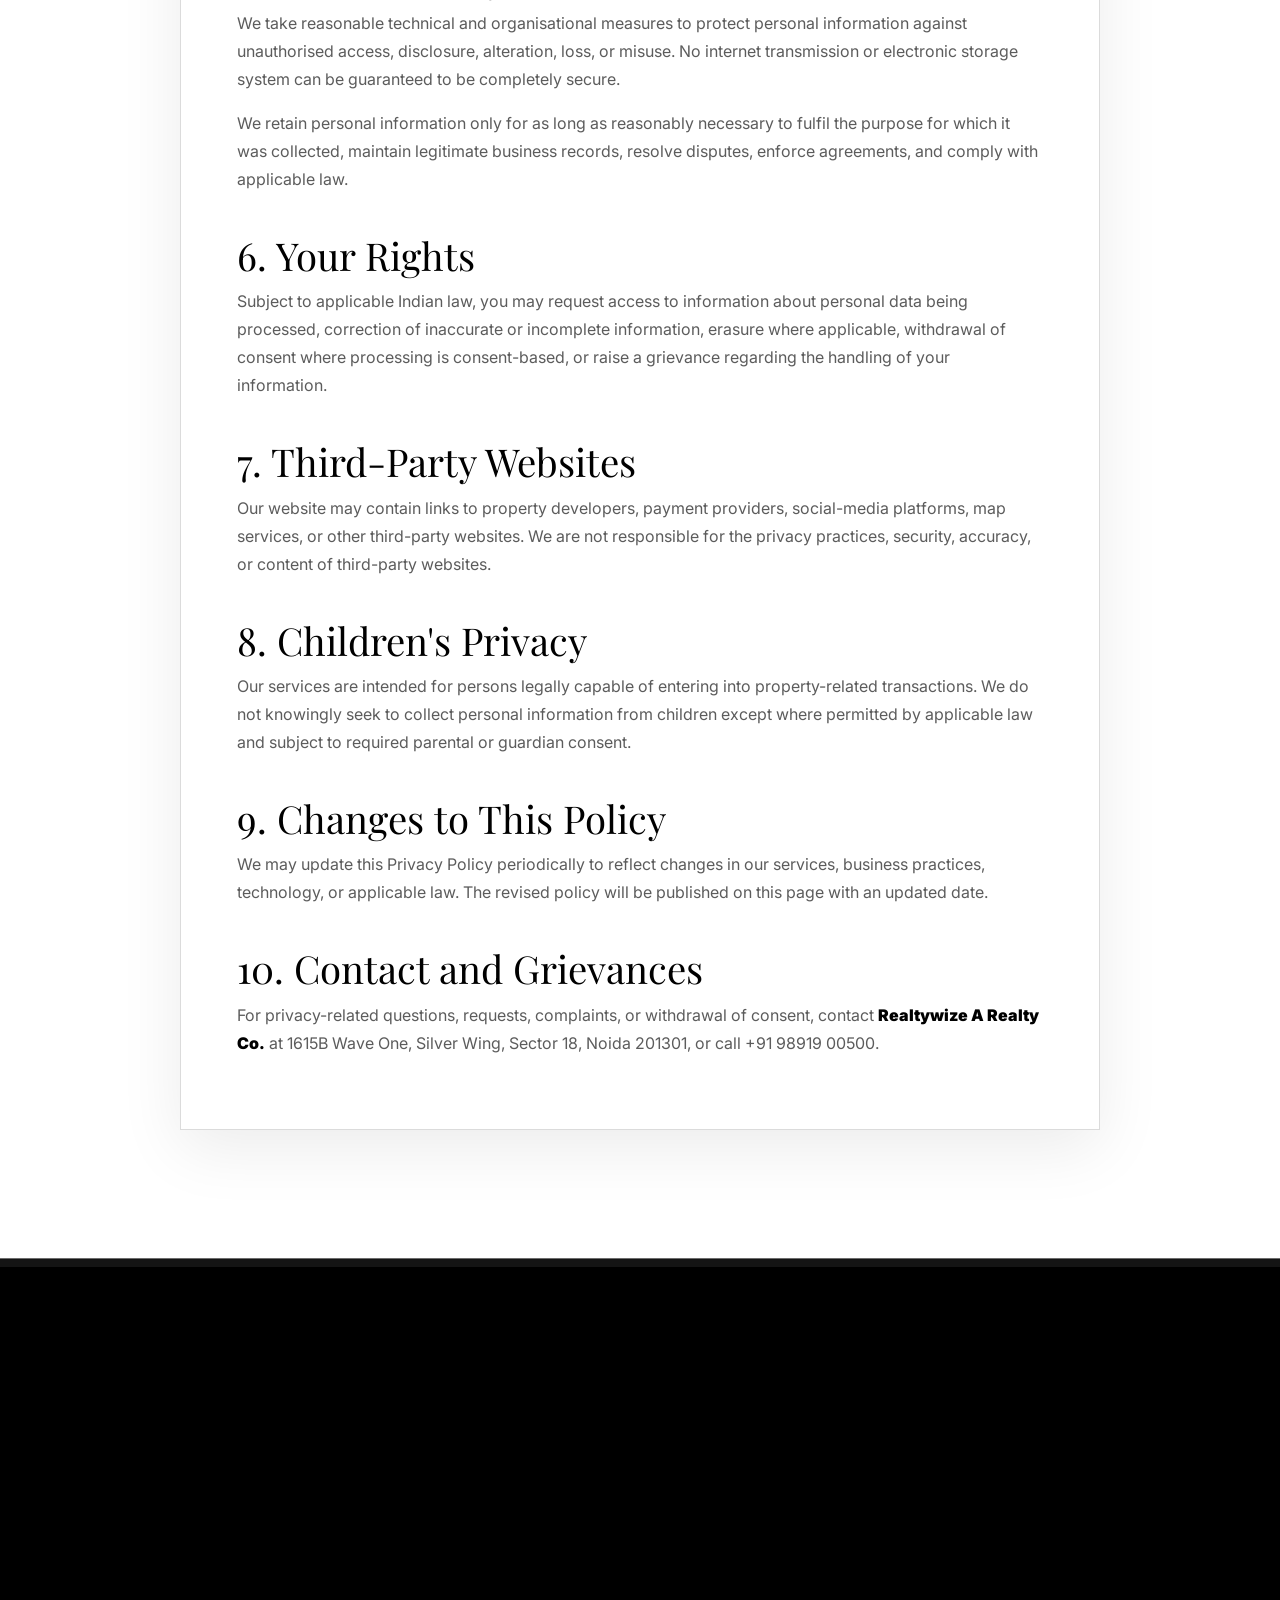
<file: privacy.html>
<!doctype html>
<html lang="en">
  <head>
    <meta charset="UTF-8" />
    <meta name="viewport" content="width=device-width, initial-scale=1.0" />
    <meta name="description" content="Privacy Policy for Realtywize A Realty Co." />
    <meta name="robots" content="noindex, follow" />
    <title>Privacy Policy | Realtywize</title>
    <link rel="canonical" href="https://www.realtywize.co/privacy.html" />
    <link rel="icon" href="assets/images/realtywize-r-symbol.png" type="image/png" />
    <link rel="apple-touch-icon" href="assets/images/realtywize-r-symbol.png" />
    <link rel="preconnect" href="https://fonts.googleapis.com" />
    <link rel="preconnect" href="https://fonts.gstatic.com" crossorigin />
    <link
      href="https://fonts.googleapis.com/css2?family=Cormorant+Garamond:wght@600;700&family=Inter:wght@300;400;500;600;700;800;900&family=Playfair+Display:wght@300;400;500;600;700&display=swap"
      rel="stylesheet"
    />
    <link rel="stylesheet" href="styles.css?v=20260913ah" />
  </head>
  <body class="legal-page">
    <header class="site-header">
      <a class="brand" href="index.html" aria-label="Realtywize home">
        <img class="brand-logo" src="assets/images/navbar-realtywize-full-logo.png" alt="Realtywize A Realty Co." />
      </a>
      <button class="nav-toggle" type="button" aria-label="Open navigation" aria-expanded="false">
        <span></span>
        <span></span>
        <span></span>
      </button>
      <nav class="site-nav" aria-label="Primary navigation">
        <a href="index.html">Home</a>
        <a href="about.html">About Us</a>
        <a href="plots.html">Land / Plots</a>
        <a href="contact.html">Contact</a>
      </nav>
      <a class="header-cta contact-action" href="https://wa.me/919891900500?text=Hi%20Realtywize%2C%20I%20want%20to%20discuss%20land%20options." target="_blank" rel="noreferrer">Get in Touch</a>
    </header>

    <main class="legal-shell">
      <section class="legal-hero">
        <p class="eyebrow">Legal</p>
        <h1>Privacy Policy</h1>
        <p>Last updated: 12 September 2026</p>
      </section>

      <article class="legal-content">
        <p>
          At <span class="brand-highlight">Realtywize A Realty Co.</span>, your privacy matters.
          We are committed to protecting the personal information you share with us.
        </p>
        <p>
          This Privacy Policy explains how we collect, use, store, disclose, and protect your
          information when you visit realtywize.co, submit an enquiry, contact us, or otherwise
          interact with our real estate services.
        </p>

        <h2>1. Information We Collect</h2>
        <p>We may collect information that you voluntarily provide, including your name, mobile number, city or location, property preferences, budget range, preferred property type, enquiry details, and information shared during calls, WhatsApp conversations, site visits, or other communications.</p>
        <p>We may also collect technical information such as IP address, browser and device details, operating system, pages visited, visit date and time, referral source, website usage data, cookies, and similar technologies.</p>

        <h2>2. How We Use Your Information</h2>
        <p>We use your information to respond to enquiries, recommend suitable properties, arrange site visits or consultations, contact you through permitted communication channels, share relevant project or property information, provide customer support, improve our website and services, maintain business records, prevent misuse, and comply with applicable legal requirements.</p>
        <p>Where processing is based on your consent, you may withdraw that consent using the contact details below, subject to applicable law.</p>

        <h2>3. Sharing of Information</h2>
        <p>We do not sell or rent your personal information. Where reasonably necessary, we may share relevant information with property developers, builders, promoters, property owners, authorised real estate representatives, service providers, professional advisers, regulators, courts, or competent authorities.</p>
        <p>We seek to disclose only the information reasonably necessary for the relevant purpose.</p>

        <h2>4. Cookies and Analytics</h2>
        <p>Our website may use cookies and similar technologies to understand usage, remember preferences, improve functionality, and measure performance. You may restrict cookies through your browser settings, although some website functionality may be affected.</p>

        <h2>5. Data Security and Retention</h2>
        <p>We take reasonable technical and organisational measures to protect personal information against unauthorised access, disclosure, alteration, loss, or misuse. No internet transmission or electronic storage system can be guaranteed to be completely secure.</p>
        <p>We retain personal information only for as long as reasonably necessary to fulfil the purpose for which it was collected, maintain legitimate business records, resolve disputes, enforce agreements, and comply with applicable law.</p>

        <h2>6. Your Rights</h2>
        <p>Subject to applicable Indian law, you may request access to information about personal data being processed, correction of inaccurate or incomplete information, erasure where applicable, withdrawal of consent where processing is consent-based, or raise a grievance regarding the handling of your information.</p>

        <h2>7. Third-Party Websites</h2>
        <p>Our website may contain links to property developers, payment providers, social-media platforms, map services, or other third-party websites. We are not responsible for the privacy practices, security, accuracy, or content of third-party websites.</p>

        <h2>8. Children's Privacy</h2>
        <p>Our services are intended for persons legally capable of entering into property-related transactions. We do not knowingly seek to collect personal information from children except where permitted by applicable law and subject to required parental or guardian consent.</p>

        <h2>9. Changes to This Policy</h2>
        <p>We may update this Privacy Policy periodically to reflect changes in our services, business practices, technology, or applicable law. The revised policy will be published on this page with an updated date.</p>

        <h2>10. Contact and Grievances</h2>
        <p>For privacy-related questions, requests, complaints, or withdrawal of consent, contact <span class="brand-highlight">Realtywize A Realty Co.</span> at 1615B Wave One, Silver Wing, Sector 18, Noida 201301, or call +91 98919 00500.</p>
      </article>
    </main>

    <footer class="site-footer">
      <img class="footer-bg" src="assets/images/footer-office-realtywize-1920.webp" srcset="assets/images/footer-office-realtywize-1280.webp 1280w, assets/images/footer-office-realtywize-1920.webp 1920w" sizes="100vw" alt="" loading="lazy" decoding="async" />
      <div class="footer-cta">
        <div>
          <p class="eyebrow">Ready to invest?</p>
          <h2>Find the right land before the market gets louder.</h2>
        </div>
        <a class="button button--light contact-action" href="https://wa.me/919891900500?text=Hi%20Realtywize%2C%20I%20want%20to%20discuss%20land%20options." target="_blank" rel="noreferrer">Enquire Now</a>
      </div>
      <div class="footer-main">
        <div class="footer-brand">
          <a class="footer-logo" href="index.html" aria-label="Realtywize home">
            <img src="assets/images/realtywize-r-symbol.png" alt="" />
            <span>REALTYWIZE</span>
          </a>
          <p>Land today. Growth tomorrow. Practical advisory for plots, land parcels, and high-potential corridors across Noida and NCR.</p>
          <a class="footer-social" href="https://www.instagram.com/realtywize/" target="_blank" rel="noreferrer">
            <span class="footer-social-icon" aria-hidden="true"><img src="assets/images/instagram-logo.svg" alt="" /></span>
            <span>Instagram</span>
            <strong>@realtywize</strong>
          </a>
        </div>
        <div class="footer-column">
          <h2>Contact</h2>
          <a href="tel:+919891900500">+91 98919 00500</a>
          <p>Site visits, shortlist requests, and land advisory.</p>
        </div>
        <div class="footer-column">
          <h2>Office</h2>
          <p>1615B Wave One, Silver Wing, Sector 18, Noida 201301</p>
        </div>
        <div class="footer-column">
          <h2>Explore</h2>
          <a href="about.html">About Us</a>
          <a href="plots.html">Land / Plots</a>
          <a href="contact.html">Contact</a>
          <a href="privacy.html">Privacy Policy</a>
        </div>
      </div>
      <div class="footer-bottom">
        <p>© 2026 Realtywize. All rights reserved.</p>
        <div>
          <a href="privacy.html">Privacy Policy</a>
          <a href="terms.html">Terms & Conditions</a>
        </div>
      </div>
    </footer>

    <script src="script.js?v=20260913ah"></script>
  </body>
</html>
</file>
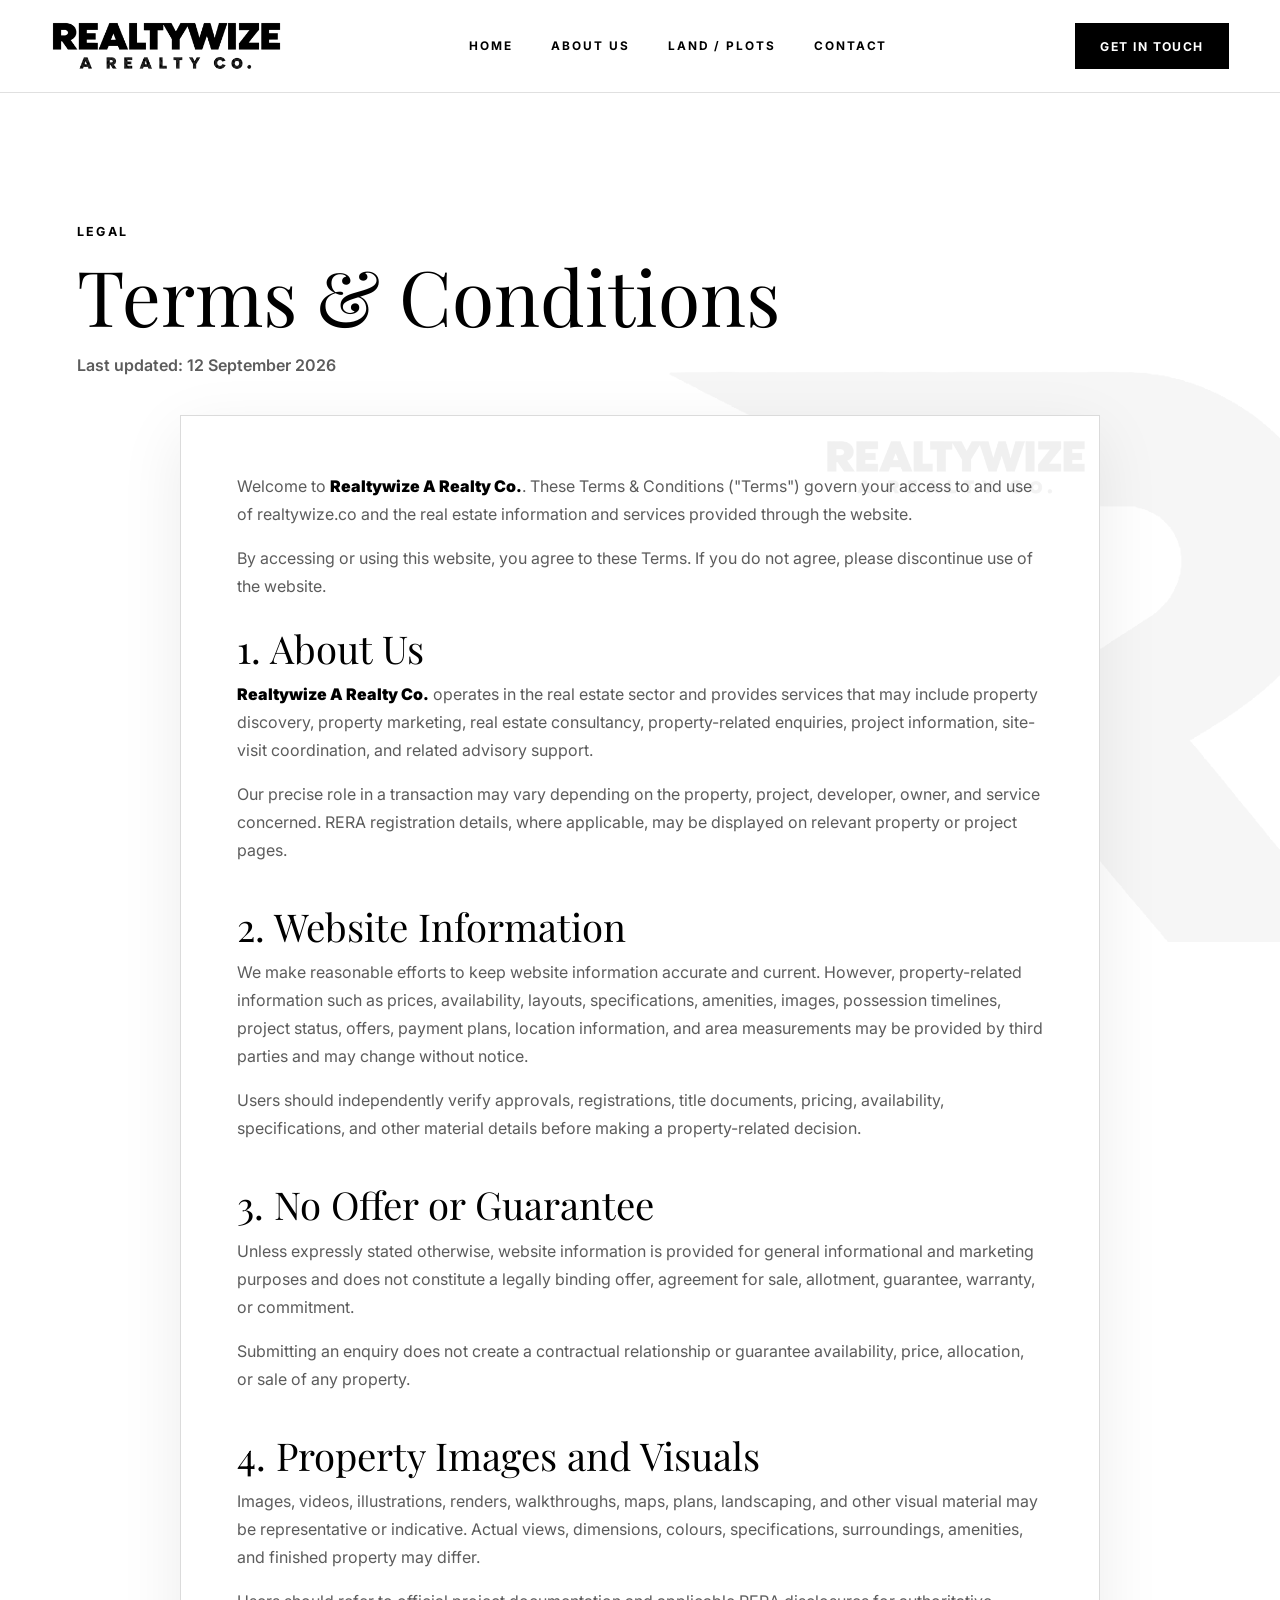
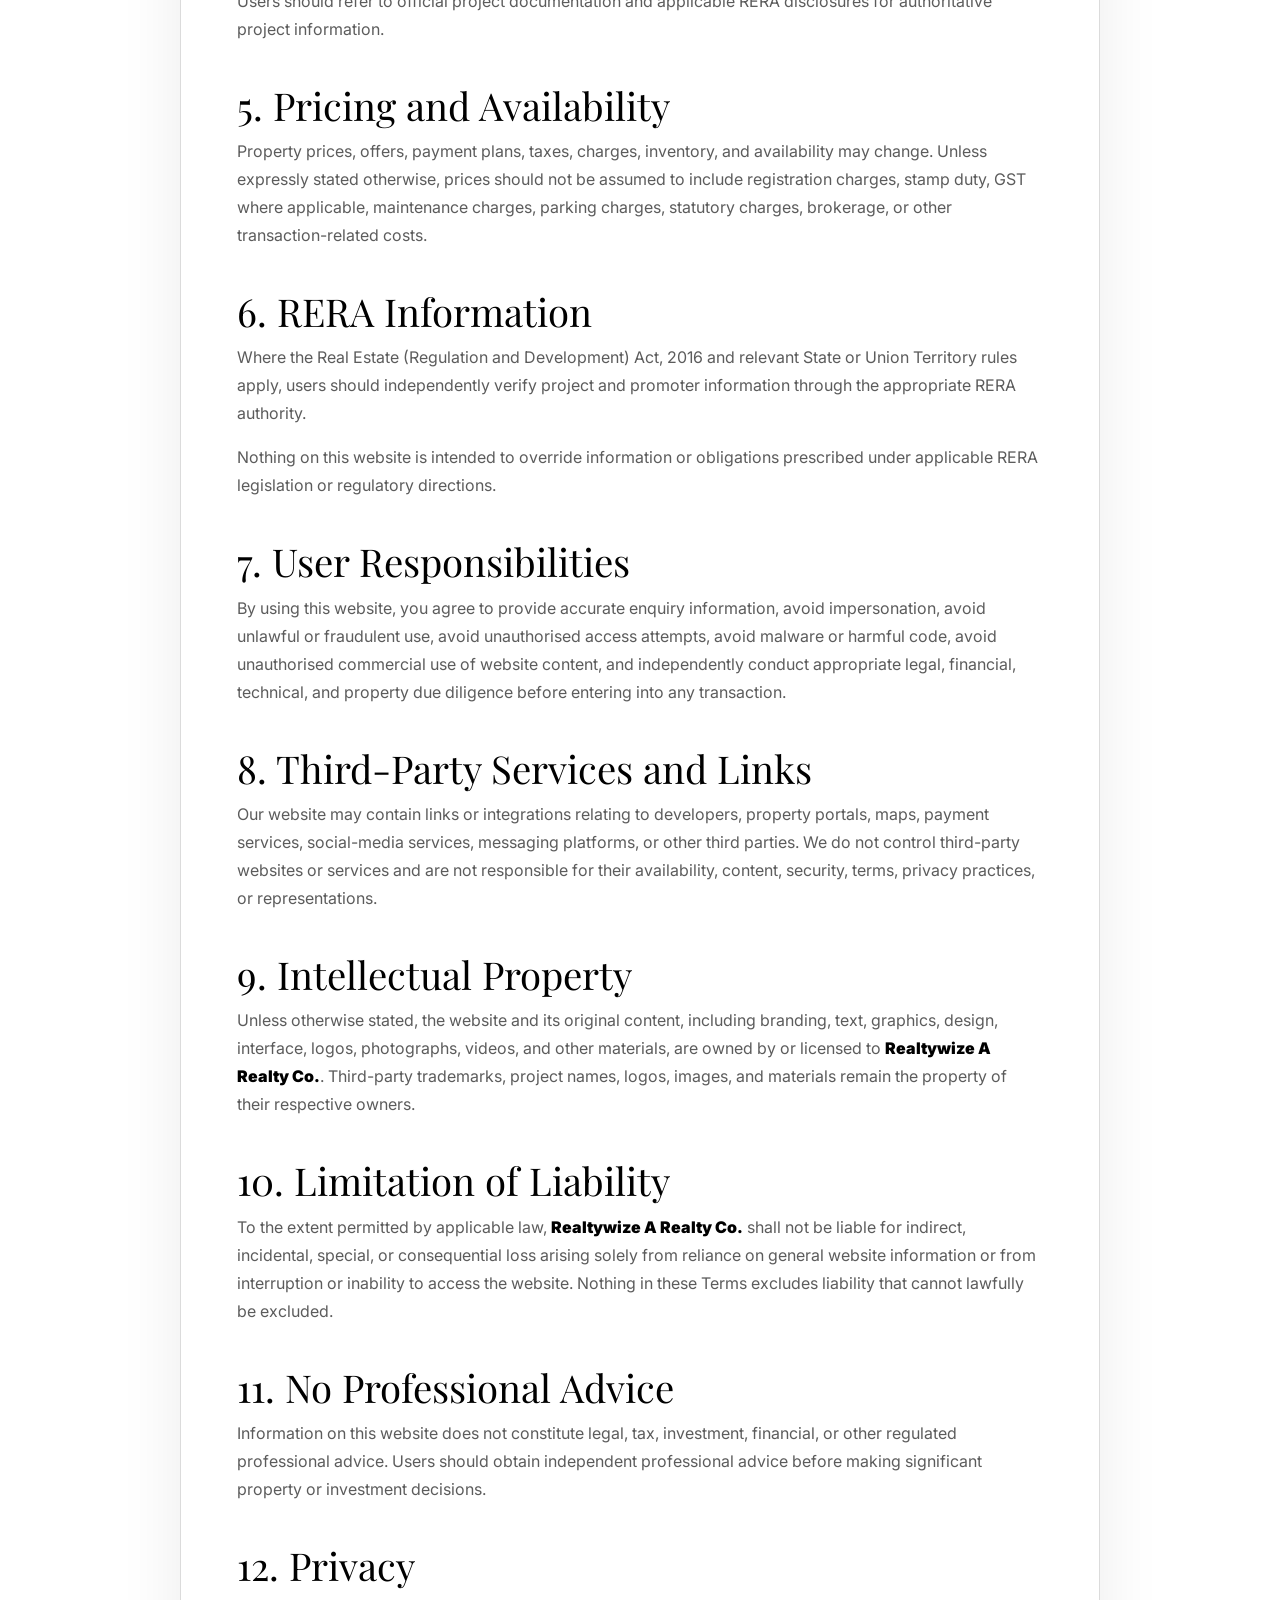
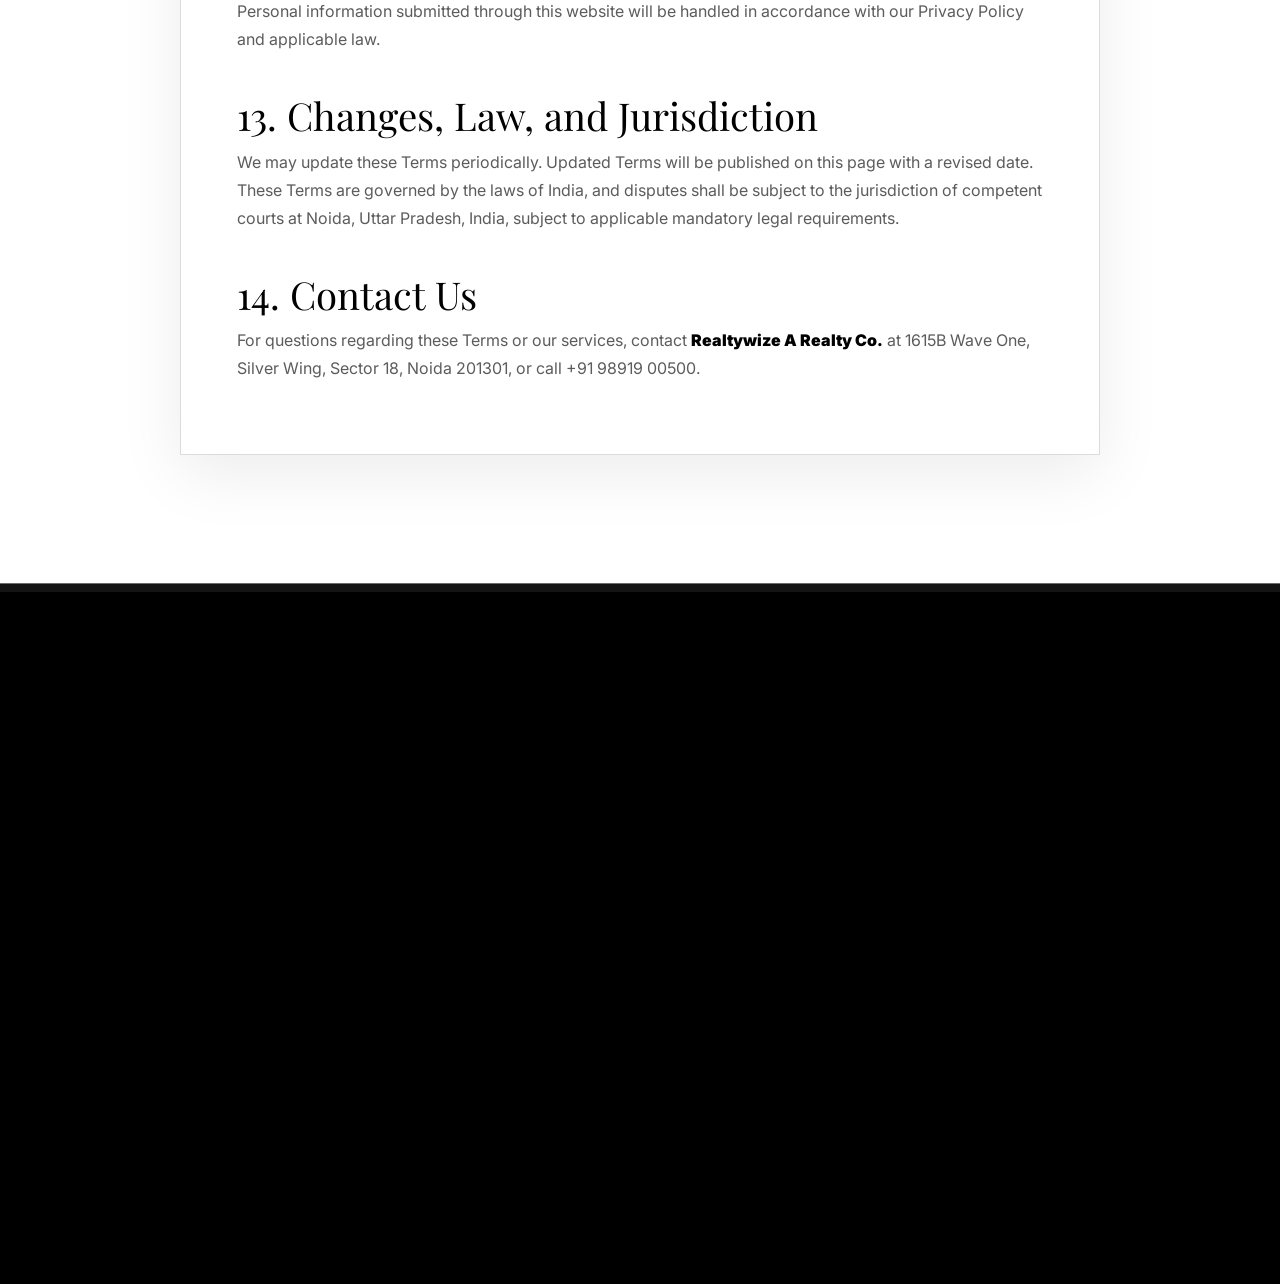
<file: terms.html>
<!doctype html>
<html lang="en">
  <head>
    <meta charset="UTF-8" />
    <meta name="viewport" content="width=device-width, initial-scale=1.0" />
    <meta name="description" content="Terms and Conditions for Realtywize A Realty Co." />
    <meta name="robots" content="noindex, follow" />
    <title>Terms & Conditions | Realtywize</title>
    <link rel="canonical" href="https://www.realtywize.co/terms.html" />
    <link rel="icon" href="assets/images/realtywize-r-symbol.png" type="image/png" />
    <link rel="apple-touch-icon" href="assets/images/realtywize-r-symbol.png" />
    <link rel="preconnect" href="https://fonts.googleapis.com" />
    <link rel="preconnect" href="https://fonts.gstatic.com" crossorigin />
    <link
      href="https://fonts.googleapis.com/css2?family=Cormorant+Garamond:wght@600;700&family=Inter:wght@300;400;500;600;700;800;900&family=Playfair+Display:wght@300;400;500;600;700&display=swap"
      rel="stylesheet"
    />
    <link rel="stylesheet" href="styles.css?v=20260913ah" />
  </head>
  <body class="legal-page">
    <header class="site-header">
      <a class="brand" href="index.html" aria-label="Realtywize home">
        <img class="brand-logo" src="assets/images/navbar-realtywize-full-logo.png" alt="Realtywize A Realty Co." />
      </a>
      <button class="nav-toggle" type="button" aria-label="Open navigation" aria-expanded="false">
        <span></span>
        <span></span>
        <span></span>
      </button>
      <nav class="site-nav" aria-label="Primary navigation">
        <a href="index.html">Home</a>
        <a href="about.html">About Us</a>
        <a href="plots.html">Land / Plots</a>
        <a href="contact.html">Contact</a>
      </nav>
      <a class="header-cta contact-action" href="https://wa.me/919891900500?text=Hi%20Realtywize%2C%20I%20want%20to%20discuss%20land%20options." target="_blank" rel="noreferrer">Get in Touch</a>
    </header>

    <main class="legal-shell">
      <section class="legal-hero">
        <p class="eyebrow">Legal</p>
        <h1>Terms & Conditions</h1>
        <p>Last updated: 12 September 2026</p>
      </section>

      <article class="legal-content">
        <p>
          Welcome to <span class="brand-highlight">Realtywize A Realty Co.</span>. These Terms & Conditions ("Terms") govern your access
          to and use of realtywize.co and the real estate information and services provided through
          the website.
        </p>
        <p>By accessing or using this website, you agree to these Terms. If you do not agree, please discontinue use of the website.</p>

        <h2>1. About Us</h2>
        <p><span class="brand-highlight">Realtywize A Realty Co.</span> operates in the real estate sector and provides services that may include property discovery, property marketing, real estate consultancy, property-related enquiries, project information, site-visit coordination, and related advisory support.</p>
        <p>Our precise role in a transaction may vary depending on the property, project, developer, owner, and service concerned. RERA registration details, where applicable, may be displayed on relevant property or project pages.</p>

        <h2>2. Website Information</h2>
        <p>We make reasonable efforts to keep website information accurate and current. However, property-related information such as prices, availability, layouts, specifications, amenities, images, possession timelines, project status, offers, payment plans, location information, and area measurements may be provided by third parties and may change without notice.</p>
        <p>Users should independently verify approvals, registrations, title documents, pricing, availability, specifications, and other material details before making a property-related decision.</p>

        <h2>3. No Offer or Guarantee</h2>
        <p>Unless expressly stated otherwise, website information is provided for general informational and marketing purposes and does not constitute a legally binding offer, agreement for sale, allotment, guarantee, warranty, or commitment.</p>
        <p>Submitting an enquiry does not create a contractual relationship or guarantee availability, price, allocation, or sale of any property.</p>

        <h2>4. Property Images and Visuals</h2>
        <p>Images, videos, illustrations, renders, walkthroughs, maps, plans, landscaping, and other visual material may be representative or indicative. Actual views, dimensions, colours, specifications, surroundings, amenities, and finished property may differ.</p>
        <p>Users should refer to official project documentation and applicable RERA disclosures for authoritative project information.</p>

        <h2>5. Pricing and Availability</h2>
        <p>Property prices, offers, payment plans, taxes, charges, inventory, and availability may change. Unless expressly stated otherwise, prices should not be assumed to include registration charges, stamp duty, GST where applicable, maintenance charges, parking charges, statutory charges, brokerage, or other transaction-related costs.</p>

        <h2>6. RERA Information</h2>
        <p>Where the Real Estate (Regulation and Development) Act, 2016 and relevant State or Union Territory rules apply, users should independently verify project and promoter information through the appropriate RERA authority.</p>
        <p>Nothing on this website is intended to override information or obligations prescribed under applicable RERA legislation or regulatory directions.</p>

        <h2>7. User Responsibilities</h2>
        <p>By using this website, you agree to provide accurate enquiry information, avoid impersonation, avoid unlawful or fraudulent use, avoid unauthorised access attempts, avoid malware or harmful code, avoid unauthorised commercial use of website content, and independently conduct appropriate legal, financial, technical, and property due diligence before entering into any transaction.</p>

        <h2>8. Third-Party Services and Links</h2>
        <p>Our website may contain links or integrations relating to developers, property portals, maps, payment services, social-media services, messaging platforms, or other third parties. We do not control third-party websites or services and are not responsible for their availability, content, security, terms, privacy practices, or representations.</p>

        <h2>9. Intellectual Property</h2>
        <p>Unless otherwise stated, the website and its original content, including branding, text, graphics, design, interface, logos, photographs, videos, and other materials, are owned by or licensed to <span class="brand-highlight">Realtywize A Realty Co.</span>. Third-party trademarks, project names, logos, images, and materials remain the property of their respective owners.</p>

        <h2>10. Limitation of Liability</h2>
        <p>To the extent permitted by applicable law, <span class="brand-highlight">Realtywize A Realty Co.</span> shall not be liable for indirect, incidental, special, or consequential loss arising solely from reliance on general website information or from interruption or inability to access the website. Nothing in these Terms excludes liability that cannot lawfully be excluded.</p>

        <h2>11. No Professional Advice</h2>
        <p>Information on this website does not constitute legal, tax, investment, financial, or other regulated professional advice. Users should obtain independent professional advice before making significant property or investment decisions.</p>

        <h2>12. Privacy</h2>
        <p>Personal information submitted through this website will be handled in accordance with our Privacy Policy and applicable law.</p>

        <h2>13. Changes, Law, and Jurisdiction</h2>
        <p>We may update these Terms periodically. Updated Terms will be published on this page with a revised date. These Terms are governed by the laws of India, and disputes shall be subject to the jurisdiction of competent courts at Noida, Uttar Pradesh, India, subject to applicable mandatory legal requirements.</p>

        <h2>14. Contact Us</h2>
        <p>For questions regarding these Terms or our services, contact <span class="brand-highlight">Realtywize A Realty Co.</span> at 1615B Wave One, Silver Wing, Sector 18, Noida 201301, or call +91 98919 00500.</p>
      </article>
    </main>

    <footer class="site-footer">
      <img class="footer-bg" src="assets/images/footer-office-realtywize-1920.webp" srcset="assets/images/footer-office-realtywize-1280.webp 1280w, assets/images/footer-office-realtywize-1920.webp 1920w" sizes="100vw" alt="" loading="lazy" decoding="async" />
      <div class="footer-cta">
        <div>
          <p class="eyebrow">Ready to invest?</p>
          <h2>Find the right land before the market gets louder.</h2>
        </div>
        <a class="button button--light contact-action" href="https://wa.me/919891900500?text=Hi%20Realtywize%2C%20I%20want%20to%20discuss%20land%20options." target="_blank" rel="noreferrer">Enquire Now</a>
      </div>
      <div class="footer-main">
        <div class="footer-brand">
          <a class="footer-logo" href="index.html" aria-label="Realtywize home">
            <img src="assets/images/realtywize-r-symbol.png" alt="" />
            <span>REALTYWIZE</span>
          </a>
          <p>Land today. Growth tomorrow. Practical advisory for plots, land parcels, and high-potential corridors across Noida and NCR.</p>
          <a class="footer-social" href="https://www.instagram.com/realtywize/" target="_blank" rel="noreferrer">
            <span class="footer-social-icon" aria-hidden="true"><img src="assets/images/instagram-logo.svg" alt="" /></span>
            <span>Instagram</span>
            <strong>@realtywize</strong>
          </a>
        </div>
        <div class="footer-column">
          <h2>Contact</h2>
          <a href="tel:+919891900500">+91 98919 00500</a>
          <p>Site visits, shortlist requests, and land advisory.</p>
        </div>
        <div class="footer-column">
          <h2>Office</h2>
          <p>1615B Wave One, Silver Wing, Sector 18, Noida 201301</p>
        </div>
        <div class="footer-column">
          <h2>Explore</h2>
          <a href="about.html">About Us</a>
          <a href="plots.html">Land / Plots</a>
          <a href="contact.html">Contact</a>
          <a href="privacy.html">Privacy Policy</a>
        </div>
      </div>
      <div class="footer-bottom">
        <p>© 2026 Realtywize. All rights reserved.</p>
        <div>
          <a href="privacy.html">Privacy Policy</a>
          <a href="terms.html">Terms & Conditions</a>
        </div>
      </div>
    </footer>

    <script src="script.js?v=20260913ah"></script>
  </body>
</html>
</file>
<file: styles.css>
:root {
  --ink: #000000;
  --muted: #5c5c5c;
  --paper: #ffffff;
  --white: #ffffff;
  --soft: #f4f4f4;
  --line: rgba(0, 0, 0, 0.14);
  --shadow: 0 22px 70px rgba(0, 0, 0, 0.18);
}

* {
  box-sizing: border-box;
}

html {
  scroll-behavior: smooth;
}

body {
  margin: 0;
  color: var(--ink);
  background: var(--paper);
  font-family:
    Inter, ui-sans-serif, system-ui, -apple-system, BlinkMacSystemFont, "Segoe UI", sans-serif;
}

img {
  display: block;
  max-width: 100%;
}

.visually-hidden {
  position: absolute;
  width: 1px;
  height: 1px;
  padding: 0;
  overflow: hidden;
  clip: rect(0, 0, 0, 0);
  white-space: nowrap;
  border: 0;
}

a {
  color: inherit;
  text-decoration: none;
}

.site-header {
  position: sticky;
  top: 0;
  z-index: 50;
  display: grid;
  grid-template-columns: auto 1fr auto;
  align-items: center;
  gap: 28px;
  min-height: 88px;
  padding: 18px clamp(18px, 4vw, 58px);
  background: #ffffff;
  border-bottom: 1px solid rgba(0, 0, 0, 0.12);
  backdrop-filter: none;
}

.site-header--overlay {
  position: fixed;
  right: 0;
  left: 0;
  background: #ffffff;
  border-bottom: 1px solid rgba(0, 0, 0, 0.12);
}

.brand {
  display: inline-flex;
  align-items: center;
  gap: 0;
  width: max-content;
  height: 56px;
}

.brand-logo {
  width: clamp(190px, 18vw, 260px);
  height: auto;
  max-height: 56px;
  object-fit: contain;
}

.brand-word {
  display: block;
  color: var(--ink);
  font-family:
    Inter, ui-sans-serif, system-ui, -apple-system, BlinkMacSystemFont, "Segoe UI", sans-serif;
  font-size: clamp(1.55rem, 2.05vw, 2.15rem);
  font-weight: 900;
  letter-spacing: 0;
  line-height: 1;
}

.site-nav {
  display: flex;
  justify-content: center;
  gap: clamp(18px, 3vw, 42px);
  font-size: 0.74rem;
  font-weight: 700;
  letter-spacing: 0.16em;
  text-transform: uppercase;
}

.site-nav a {
  position: relative;
  padding: 12px 0;
}

.site-nav a::after {
  position: absolute;
  right: 0;
  bottom: 6px;
  left: 0;
  height: 2px;
  content: "";
  background: currentColor;
  transform: scaleX(0);
  transform-origin: left;
  transition: transform 180ms ease;
}

.site-nav a:hover::after,
.site-nav a.active::after {
  transform: scaleX(1);
}

.header-cta,
.button {
  display: inline-flex;
  align-items: center;
  justify-content: center;
  min-height: 46px;
  padding: 0 24px;
  border: 1px solid var(--ink);
  font-size: 0.76rem;
  font-weight: 700;
  letter-spacing: 0.12em;
  text-transform: uppercase;
  transition:
    transform 180ms ease,
    background 180ms ease,
    color 180ms ease;
}

.header-cta,
.button--solid {
  color: var(--white);
  background: var(--ink);
}

.button--ghost {
  color: var(--white);
  border-color: rgba(255, 255, 255, 0.68);
  background: rgba(255, 255, 255, 0.06);
}

.button--light {
  color: var(--ink);
  border-color: var(--white);
  background: var(--white);
}

.header-cta:hover,
.button:hover {
  transform: translateY(-2px);
}

.sticky-whatsapp {
  position: fixed;
  right: 18px;
  bottom: 18px;
  z-index: 45;
  display: none;
  align-items: center;
  justify-content: center;
  min-height: 46px;
  min-width: 118px;
  padding: 0 20px;
  border: 1px solid rgba(255, 255, 255, 0.72);
  color: var(--white);
  background: rgba(0, 0, 0, 0.86);
  box-shadow: 0 18px 44px rgba(0, 0, 0, 0.28);
  font-size: 0.72rem;
  font-weight: 900;
  letter-spacing: 0.12em;
  text-transform: uppercase;
  opacity: 0;
  pointer-events: none;
  transform: translateY(12px);
  transition:
    opacity 180ms ease,
    transform 180ms ease;
  backdrop-filter: blur(10px);
}

.sticky-whatsapp.is-visible {
  opacity: 1;
  pointer-events: auto;
  transform: translateY(0);
}

.sticky-whatsapp.is-suppressed {
  opacity: 0;
  pointer-events: none;
  transform: translateY(12px);
}

.nav-toggle {
  display: none;
  width: 44px;
  height: 44px;
  padding: 0;
  border: 1px solid var(--line);
  background: rgba(255, 255, 255, 0.82);
}

.nav-toggle span {
  display: block;
  width: 20px;
  height: 2px;
  margin: 5px auto;
  background: var(--ink);
}

.hero-slider {
  position: relative;
  min-height: 100svh;
  overflow: hidden;
  contain: paint;
  background: var(--ink);
}

.slide {
  position: absolute;
  inset: 0;
  opacity: 0;
  transition: opacity 700ms ease;
}

.slide.is-active {
  opacity: 1;
}

.slide img {
  width: 100%;
  height: 100%;
  backface-visibility: hidden;
  object-fit: cover;
  transform: scale(1.03);
  will-change: transform;
}

.slide.is-active img {
  animation: heroImageDrift 7s ease-in-out both;
}

.hero-shade {
  position: absolute;
  inset: 0;
  background:
    linear-gradient(180deg, rgba(0, 0, 0, 0.08), rgba(0, 0, 0, 0.58) 64%, rgba(0, 0, 0, 0.78)),
    linear-gradient(90deg, rgba(0, 0, 0, 0.42), rgba(0, 0, 0, 0.06) 42%, rgba(0, 0, 0, 0.38));
}

.hero-content {
  position: absolute;
  right: clamp(18px, 8vw, 120px);
  bottom: clamp(92px, 14vh, 150px);
  left: clamp(18px, 8vw, 120px);
  max-width: min(1120px, calc(100% - 36px));
  margin: 0 auto;
  color: var(--white);
  text-align: center;
}

.eyebrow {
  margin: 0 0 16px;
  color: currentColor;
  font-size: 0.78rem;
  font-weight: 700;
  letter-spacing: 0.18em;
  text-transform: uppercase;
}

h1,
h2,
h3,
p {
  overflow-wrap: break-word;
}

h1,
h2 {
  margin: 0;
  font-family: "Playfair Display", Georgia, "Times New Roman", serif;
  font-weight: 300;
  line-height: 0.96;
  letter-spacing: 0;
}

h1 {
  font-size: clamp(3rem, 6vw, 6.6rem);
}

.hero-title {
  display: grid;
  justify-items: start;
  width: max-content;
  max-width: 100%;
  margin-right: auto;
  margin-left: auto;
  color: var(--white);
  font-family: "Cormorant Garamond", Georgia, "Times New Roman", serif;
  font-size: clamp(58px, 8vw, 112px);
  font-weight: 700;
  text-align: left;
  transform: translateX(clamp(24px, 4vw, 74px));
}

.hero-title-line {
  display: block;
  overflow-wrap: normal;
  white-space: nowrap;
}

.hero-title-line--morph {
  display: flex;
  align-items: baseline;
  column-gap: 0.18em;
  justify-content: flex-start;
}

.hero-title .morph-word-wrap {
  display: inline-block;
  overflow: hidden;
  width: 4.55em;
  margin: -0.08em 0 -0.18em;
  padding: 0.08em 0 0.18em;
  text-align: left;
  vertical-align: bottom;
}

.hero-title .morph-word {
  display: inline-block;
  color: inherit;
  font: inherit;
  line-height: inherit;
  text-shadow: inherit;
  transform: translateY(0);
  opacity: 1;
  transition:
    transform 0.45s cubic-bezier(0.25, 0.1, 0.25, 1),
    opacity 0.45s cubic-bezier(0.25, 0.1, 0.25, 1);
}

.hero-title .morph-word.is-exiting {
  transform: translateY(-20px);
  opacity: 0;
}

.hero-title .morph-word.is-entering {
  transform: translateY(20px);
  opacity: 0;
}

h2 {
  font-size: clamp(2.15rem, 4vw, 4.3rem);
}

h3 {
  margin: 0 0 10px;
  font-size: 0.92rem;
  font-weight: 700;
  letter-spacing: 0.08em;
  text-transform: uppercase;
}

p {
  color: var(--muted);
  font-size: 1rem;
  line-height: 1.75;
}

.hero-content p:not(.eyebrow) {
  max-width: 680px;
  margin: 30px auto 0;
  color: rgba(255, 255, 255, 0.86);
  font-size: clamp(0.94rem, 1.15vw, 1.08rem);
}

.hero-actions {
  display: flex;
  flex-wrap: wrap;
  justify-content: center;
  gap: 16px;
  margin-top: 30px;
}

.slider-controls {
  position: absolute;
  right: 0;
  bottom: 42px;
  left: 0;
  display: flex;
  justify-content: center;
  gap: 12px;
}

.slide-dot {
  width: 44px;
  height: 4px;
  padding: 0;
  border: 0;
  background: rgba(255, 255, 255, 0.4);
  cursor: pointer;
}

.slide-dot.is-active {
  background: var(--white);
}

.trust-strip {
  overflow: hidden;
  background: #000000;
}

.trust-track {
  display: flex;
  width: max-content;
  animation: trustMarquee 42s linear infinite;
  will-change: transform;
}

.trust-strip article {
  flex: 0 0 22vw;
  min-width: 330px;
  min-height: 104px;
  padding: 22px 30px;
  color: var(--white);
  background: #000000;
  border-right: 1px solid rgba(255, 255, 255, 0.38);
}

.trust-strip h2 {
  max-width: 340px;
  font-size: clamp(1.35rem, 1.65vw, 1.95rem);
  line-height: 1.06;
  white-space: nowrap;
}

.trust-strip span,
.process-grid span {
  display: inline-flex;
  margin-bottom: 14px;
  color: currentColor;
  font-weight: 900;
}

.trust-strip p {
  margin: 0;
  color: rgba(255, 255, 255, 0.72);
  font-size: 0.88rem;
  line-height: 1.55;
}

@keyframes trustMarquee {
  from {
    transform: translateX(0);
  }

  to {
    transform: translateX(-50%);
  }
}

@keyframes heroImageDrift {
  from {
    transform: scale(1.03) translate3d(-0.8%, 0, 0);
  }

  to {
    transform: scale(1.075) translate3d(0.8%, -0.5%, 0);
  }
}

@keyframes imageBreath {
  from {
    transform: scale(1.025) translate3d(0, 0, 0);
  }

  to {
    transform: scale(1.055) translate3d(-0.8%, -0.6%, 0);
  }
}

.section {
  padding: clamp(72px, 10vw, 132px) clamp(18px, 6vw, 88px);
  scroll-margin-top: 96px;
}

.split-section,
.invest-section,
.section--soft,
.process-section,
.site-footer {
  content-visibility: auto;
  contain-intrinsic-size: 820px;
}

.split-section {
  display: grid;
  grid-template-columns: minmax(0, 0.82fr) minmax(0, 1.18fr);
  align-items: center;
  gap: clamp(36px, 7vw, 92px);
}

.about-work-section {
  background: var(--soft);
}

.section-copy p:not(.eyebrow),
.section-heading p:not(.eyebrow) {
  max-width: 620px;
}

.text-link {
  display: inline-flex;
  margin-top: 18px;
  border-bottom: 2px solid var(--ink);
  color: var(--ink);
  font-size: 0.78rem;
  font-weight: 700;
  letter-spacing: 0.12em;
  text-transform: uppercase;
}

.image-panel {
  overflow: hidden;
  box-shadow: var(--shadow);
}

.image-panel img {
  width: 100%;
  min-height: 420px;
  object-fit: cover;
  transform: scale(1.03);
  animation: imageBreath 11s ease-in-out infinite alternate;
  will-change: transform;
}

.section-heading {
  max-width: 760px;
  margin-bottom: 44px;
}

.section-heading--center {
  margin-right: auto;
  margin-left: auto;
  text-align: center;
}

.section-heading--center p {
  margin-right: auto;
  margin-left: auto;
}

.feature-grid {
  display: grid;
  grid-template-columns: repeat(4, 1fr);
  border-top: 1px solid var(--line);
  border-left: 1px solid var(--line);
}

.feature-grid article {
  position: relative;
  min-height: 210px;
  padding: 34px;
  border-right: 1px solid var(--line);
  border-bottom: 1px solid var(--line);
  background: rgba(255, 255, 255, 0.5);
}

.promise-grid article {
  overflow: hidden;
  padding-top: 78px;
}

.promise-icon {
  position: absolute;
  top: 26px;
  left: 30px;
  display: inline-grid;
  place-items: center;
  width: 44px;
  height: 44px;
  border: 1px solid rgba(0, 0, 0, 0.28);
  color: var(--ink);
  opacity: 0.82;
}

.promise-icon svg {
  width: 23px;
  height: 23px;
  fill: none;
  stroke: currentColor;
  stroke-linecap: round;
  stroke-linejoin: round;
  stroke-width: 1.8;
}

.feature-grid p,
.plot-card p,
.process-grid p {
  margin: 0;
}

.invest-section {
  display: grid;
  grid-template-columns: minmax(0, 1.04fr) minmax(360px, 0.96fr);
  gap: clamp(32px, 5vw, 76px);
  align-items: center;
  padding-top: clamp(54px, 7vw, 92px);
  padding-bottom: clamp(54px, 7vw, 92px);
  color: var(--white);
  background: var(--ink);
}

.invest-section .section-heading {
  margin-bottom: 34px;
}

.invest-section p {
  color: rgba(255, 255, 255, 0.72);
}

.invest-section .eyebrow {
  color: var(--white);
}

.invest-section .feature-grid {
  grid-template-columns: repeat(2, minmax(0, 1fr));
  border-color: rgba(255, 255, 255, 0.22);
}

.invest-section .feature-grid article {
  min-height: 148px;
  padding: 28px;
  border-color: rgba(255, 255, 255, 0.22);
  background: rgba(255, 255, 255, 0.04);
}

.corridor-map {
  position: relative;
  overflow: hidden;
  border: 1px solid rgba(255, 255, 255, 0.24);
  background: #000000;
}

.corridor-map img {
  width: 100%;
  min-height: 430px;
  object-fit: cover;
  transform: scale(1.025);
  animation: imageBreath 12s ease-in-out infinite alternate;
  will-change: transform;
}

.section--soft {
  background: var(--soft);
}

.card-grid {
  display: grid;
  grid-template-columns: repeat(4, 1fr);
  gap: 22px;
}

.plot-card {
  overflow: hidden;
  background: var(--white);
  box-shadow: 0 14px 45px rgba(0, 0, 0, 0.08);
}

.plot-card img {
  width: 100%;
  aspect-ratio: 16 / 10;
  object-fit: cover;
  transition: transform 700ms ease;
}

.plot-card:hover img {
  transform: scale(1.045);
}

.plot-card div {
  padding: 24px;
}

.process-section {
  position: relative;
  overflow: hidden;
  color: var(--white);
  background: #000000;
}

.process-section .section-heading,
.process-grid {
  position: relative;
  z-index: 1;
}

.process-section .eyebrow,
.process-section h2 {
  color: var(--white);
}

.process-grid {
  display: grid;
  grid-template-columns: minmax(0, 1fr) 42px minmax(0, 1fr) 42px minmax(0, 1fr) 42px minmax(0, 1fr);
  align-items: stretch;
  gap: 0;
}

.process-grid article {
  min-height: 214px;
  padding: 28px;
  border: 1px solid rgba(255, 255, 255, 0.22);
  background: rgba(255, 255, 255, 0.045);
}

.process-grid h3 {
  color: var(--white);
}

.process-grid p {
  color: rgba(255, 255, 255, 0.72);
}

.step-icon {
  display: inline-flex;
  align-items: center;
  justify-content: center;
  width: 46px;
  height: 46px;
  margin-bottom: 24px;
  border: 1px solid rgba(255, 255, 255, 0.36);
  color: var(--white);
}

.step-icon svg {
  width: 25px;
  height: 25px;
  fill: none;
  stroke: currentColor;
  stroke-linecap: round;
  stroke-linejoin: round;
  stroke-width: 1.8;
}

.process-arrow {
  position: relative;
  align-self: center;
  height: 1px;
  background: rgba(255, 255, 255, 0.42);
}

.process-arrow::after {
  position: absolute;
  top: 50%;
  right: 0;
  width: 10px;
  height: 10px;
  content: "";
  border-top: 1px solid rgba(255, 255, 255, 0.72);
  border-right: 1px solid rgba(255, 255, 255, 0.72);
  transform: translateY(-50%) rotate(45deg);
}

.site-footer {
  position: relative;
  overflow: hidden;
  padding: clamp(62px, 8vw, 100px) clamp(18px, 6vw, 88px) 24px;
  border-top: 1px solid rgba(255, 255, 255, 0.42);
  color: var(--white);
  background: #000000;
  box-shadow: inset 0 8px 0 rgba(255, 255, 255, 0.08);
}

.footer-bg {
  position: absolute;
  inset: 0;
  width: 100%;
  height: 100%;
  object-fit: cover;
  object-position: center 44%;
  opacity: 0.76;
  pointer-events: none;
}

.site-footer::after {
  position: absolute;
  inset: 0;
  content: "";
  background:
    linear-gradient(90deg, rgba(0, 0, 0, 0.68), rgba(0, 0, 0, 0.38) 48%, rgba(0, 0, 0, 0.62)),
    linear-gradient(180deg, rgba(0, 0, 0, 0.06), #000000 100%);
  pointer-events: none;
}

.footer-cta,
.footer-main,
.footer-bottom {
  position: relative;
  z-index: 1;
}

.footer-cta {
  display: flex;
  align-items: center;
  justify-content: space-between;
  gap: 32px;
  padding-bottom: clamp(48px, 6vw, 78px);
}

.footer-cta h2 {
  max-width: 840px;
  font-size: clamp(2.75rem, 5vw, 5.4rem);
}

.footer-cta .eyebrow {
  color: var(--white);
}

.footer-main {
  display: grid;
  grid-template-columns: minmax(280px, 1.35fr) repeat(3, minmax(150px, 0.65fr));
  gap: clamp(32px, 5vw, 72px);
  padding-top: 42px;
  padding-bottom: 46px;
  border-top: 1px solid rgba(255, 255, 255, 0.18);
}

.footer-logo {
  display: inline-flex;
  align-items: center;
  gap: 10px;
  margin-bottom: 22px;
}

.footer-logo img {
  width: 42px;
  height: 38px;
  object-fit: contain;
  transform: skewX(-6deg);
}

.footer-logo span {
  font-size: clamp(1.55rem, 2vw, 2.1rem);
  font-weight: 900;
  line-height: 1;
}

.footer-brand p,
.footer-column p {
  max-width: 430px;
  margin: 0;
  color: rgba(255, 255, 255, 0.74);
}

.footer-social {
  display: inline-flex;
  align-items: center;
  gap: 10px;
  margin-top: 24px;
  color: var(--white);
  font-weight: 800;
}

.footer-social-icon {
  display: inline-grid;
  place-items: center;
  width: 32px;
  height: 32px;
  border-radius: 50%;
  line-height: 1;
}

.footer-social-icon img {
  width: 100%;
  height: 100%;
  border-radius: 10px;
  object-fit: cover;
}

.footer-social strong {
  font-weight: 900;
}

.footer-column {
  display: grid;
  align-content: start;
  gap: 13px;
}

.footer-column h2 {
  margin: 0 0 8px;
  font-family:
    Inter, ui-sans-serif, system-ui, -apple-system, BlinkMacSystemFont, "Segoe UI", sans-serif;
  font-size: 0.78rem;
  font-weight: 900;
  letter-spacing: 0.16em;
  text-transform: uppercase;
}

.footer-column a {
  width: max-content;
  max-width: 100%;
  color: rgba(255, 255, 255, 0.78);
  font-weight: 700;
}

.footer-column a:hover,
.footer-social:hover {
  color: var(--white);
}

.footer-bottom {
  display: flex;
  align-items: center;
  justify-content: space-between;
  gap: 20px;
  padding-top: 22px;
  border-top: 1px solid rgba(255, 255, 255, 0.18);
}

.footer-bottom p {
  margin: 0;
  color: rgba(255, 255, 255, 0.62);
  font-size: 0.82rem;
}

.footer-bottom div {
  display: flex;
  gap: 26px;
  color: rgba(255, 255, 255, 0.72);
  font-size: 0.74rem;
  font-weight: 800;
  letter-spacing: 0.06em;
  text-transform: uppercase;
}

.page-hero {
  position: relative;
  min-height: 520px;
  display: grid;
  align-items: end;
  padding: 120px clamp(18px, 6vw, 88px) 76px;
  overflow: hidden;
  color: var(--white);
  background: var(--ink);
  scroll-margin-top: 96px;
}

.page-hero::after {
  position: absolute;
  inset: 0;
  content: "";
  background: linear-gradient(180deg, rgba(0, 0, 0, 0.18), rgba(0, 0, 0, 0.68));
}

.page-hero img {
  position: absolute;
  inset: 0;
  width: 100%;
  height: 100%;
  object-fit: cover;
}

.page-hero div {
  position: relative;
  z-index: 1;
  max-width: 930px;
}

.page-hero--about {
  min-height: clamp(520px, 35.4vw, 700px);
  padding: 0;
}

.page-hero--about::after {
  z-index: 1;
  background:
    linear-gradient(90deg, rgba(0, 0, 0, 0.22), transparent 24%, transparent 74%, rgba(0, 0, 0, 0.34)),
    linear-gradient(180deg, rgba(0, 0, 0, 0.12), transparent 34%, rgba(0, 0, 0, 0.2)),
    radial-gradient(ellipse at center, transparent 55%, rgba(0, 0, 0, 0.3) 100%);
}

.page-hero--about img {
  object-position: center;
}

.stat-stack {
  display: grid;
  gap: 16px;
}

.stat-stack article {
  padding: 30px;
  background: var(--white);
  box-shadow: 0 12px 35px rgba(0, 0, 0, 0.08);
}

.stat-stack strong {
  display: block;
  margin-bottom: 8px;
  font-family: "Playfair Display", Georgia, "Times New Roman", serif;
  font-size: clamp(2.3rem, 5vw, 4rem);
  line-height: 1;
}

.stat-stack span {
  color: var(--muted);
}

.founder-section {
  display: grid;
  grid-template-columns: minmax(0, 620px) minmax(260px, 390px);
  align-items: center;
  justify-content: center;
  gap: clamp(28px, 4vw, 64px);
  background: #ffffff;
}

.founder-section .section-copy {
  max-width: 620px;
}

.founder-video-frame {
  position: relative;
  justify-self: center;
  width: min(390px, 100%);
  overflow: hidden;
  aspect-ratio: 9 / 16;
  background: #000000;
  box-shadow:
    0 26px 70px rgba(0, 0, 0, 0.2),
    inset 0 0 0 1px rgba(255, 255, 255, 0.16);
}

.founder-video-frame::after {
  position: absolute;
  inset: 0;
  content: "";
  background:
    linear-gradient(180deg, rgba(0, 0, 0, 0.14), transparent 36%, rgba(0, 0, 0, 0.28)),
    linear-gradient(90deg, rgba(0, 0, 0, 0.18), transparent 34%, rgba(0, 0, 0, 0.18));
  pointer-events: none;
}

.founder-video {
  width: 100%;
  height: 100%;
  object-fit: cover;
}

.video-mute-toggle {
  position: absolute;
  right: 16px;
  bottom: 16px;
  z-index: 2;
  min-height: 40px;
  padding: 0 18px;
  border: 1px solid rgba(255, 255, 255, 0.76);
  color: var(--white);
  background: rgba(0, 0, 0, 0.62);
  font: inherit;
  font-size: 0.72rem;
  font-weight: 800;
  letter-spacing: 0.12em;
  text-transform: uppercase;
  cursor: pointer;
  backdrop-filter: blur(10px);
  transition:
    background 180ms ease,
    transform 180ms ease;
}

.video-mute-toggle:hover {
  background: rgba(0, 0, 0, 0.82);
  transform: translateY(-2px);
}

.catalog-grid {
  display: grid;
  gap: 26px;
}

.catalog-item {
  display: grid;
  grid-template-columns: minmax(240px, 0.9fr) minmax(0, 1.1fr);
  gap: clamp(24px, 5vw, 70px);
  align-items: center;
  padding: clamp(18px, 3vw, 30px);
  background: var(--white);
  box-shadow: 0 16px 48px rgba(0, 0, 0, 0.08);
}

.catalog-item img {
  width: 100%;
  aspect-ratio: 16 / 9;
  object-fit: cover;
}

.contact-hero {
  position: relative;
  isolation: isolate;
  display: grid;
  place-items: center;
  min-height: calc(100svh - 88px);
  overflow: hidden;
  padding: clamp(74px, 8vw, 118px) clamp(18px, 6vw, 88px);
  color: var(--white);
  background: #000000;
}

.contact-hero::after {
  position: absolute;
  inset: 0;
  z-index: 2;
  content: "";
  background:
    linear-gradient(180deg, rgba(0, 0, 0, 0.12), rgba(0, 0, 0, 0.5)),
    linear-gradient(90deg, rgba(0, 0, 0, 0.34), transparent 48%, rgba(0, 0, 0, 0.24)),
    radial-gradient(circle at center, rgba(255, 255, 255, 0.13), transparent 56%);
  pointer-events: none;
}

.contact-bg {
  position: absolute;
  inset: 0;
  z-index: 0;
  width: 100%;
  height: 100%;
  object-fit: cover;
  opacity: 0.78;
  pointer-events: none;
}

.contact-motion {
  position: absolute;
  inset: 0;
  z-index: 1;
  overflow: hidden;
  pointer-events: none;
}

.contact-motion::before {
  position: absolute;
  inset: 0;
  content: "";
  background-image:
    linear-gradient(90deg, transparent 0, rgba(255, 255, 255, 0.14) 1px, transparent 1px),
    linear-gradient(0deg, transparent 0, rgba(255, 255, 255, 0.09) 1px, transparent 1px);
  background-size: 92px 92px;
  opacity: 0.54;
  transform: translate3d(0, 0, 0);
  animation: contactGridDrift 18s linear infinite;
}

.contact-motion::after {
  position: absolute;
  inset: 8% 7%;
  content: "";
  background:
    radial-gradient(circle at 20% 42%, rgba(255, 255, 255, 0.18), transparent 10%),
    radial-gradient(circle at 76% 58%, rgba(255, 255, 255, 0.13), transparent 11%),
    linear-gradient(115deg, transparent 0 44%, rgba(255, 255, 255, 0.14) 48%, transparent 53% 100%);
  opacity: 0.52;
  transform: translate3d(0, 0, 0) scale(1);
  animation: contactGlowFloat 11s ease-in-out infinite alternate;
}

.contact-motion span {
  position: absolute;
  top: -20%;
  bottom: -20%;
  width: 18%;
  background: linear-gradient(90deg, transparent, rgba(255, 255, 255, 0.24), transparent);
  opacity: 0.34;
  transform: translate3d(-120vw, 0, 0) skewX(-16deg);
  animation: contactLightSweep 9s ease-in-out infinite;
}

.contact-motion span:nth-child(2) {
  width: 10%;
  opacity: 0.24;
  animation-delay: 4.2s;
  animation-duration: 12s;
}

.contact-hero-content {
  position: relative;
  z-index: 3;
  display: grid;
  justify-items: center;
  width: min(920px, 100%);
  text-align: center;
}

.contact-hero-content .eyebrow {
  margin-bottom: 10px;
  color: rgba(255, 255, 255, 0.76);
}

.contact-hero h1 {
  max-width: 860px;
  color: var(--white);
  font-size: clamp(3.2rem, 7vw, 7.2rem);
  font-style: italic;
  line-height: 0.9;
}

.contact-hero p:not(.eyebrow) {
  max-width: 560px;
  margin: 18px auto 0;
  color: rgba(255, 255, 255, 0.74);
  font-size: clamp(1rem, 1.3vw, 1.2rem);
  font-weight: 600;
  line-height: 1.55;
}

.contact-actions {
  display: flex;
  flex-wrap: wrap;
  justify-content: center;
  gap: 14px;
  margin-top: 32px;
}

.contact-actions .button {
  min-width: 150px;
}

.contact-number {
  display: block;
  margin-top: clamp(30px, 4vw, 48px);
  color: var(--white);
  font-size: clamp(2rem, 4.5vw, 4.5rem);
  font-weight: 900;
  line-height: 1;
  letter-spacing: 0;
}

.contact-office {
  margin-top: 18px;
  font-size: clamp(0.92rem, 1.2vw, 1.05rem);
  letter-spacing: 0.02em;
}

@keyframes contactGridDrift {
  from {
    transform: translate3d(0, 0, 0);
  }

  to {
    transform: translate3d(92px, 92px, 0);
  }
}

@keyframes contactLightSweep {
  0%,
  16% {
    transform: translate3d(-120vw, 0, 0) skewX(-16deg);
  }

  54%,
  100% {
    transform: translate3d(120vw, 0, 0) skewX(-16deg);
  }
}

@keyframes contactGlowFloat {
  from {
    transform: translate3d(-1.2%, 0, 0) scale(1);
    opacity: 0.34;
  }

  to {
    transform: translate3d(1.2%, -1.4%, 0) scale(1.04);
    opacity: 0.5;
  }
}

.legal-page {
  background: var(--white);
}

.legal-shell {
  position: relative;
  isolation: isolate;
  min-height: calc(100svh - 88px);
  overflow: hidden;
}

.legal-shell::before {
  position: fixed;
  right: -8vw;
  bottom: -10vw;
  z-index: -1;
  width: min(58vw, 780px);
  aspect-ratio: 1;
  content: "";
  background: url("assets/images/realtywize-r-symbol.png") center / contain no-repeat;
  opacity: 0.035;
  pointer-events: none;
}

.legal-hero {
  padding: clamp(72px, 10vw, 128px) clamp(18px, 6vw, 88px) 36px;
}

.legal-hero h1 {
  max-width: 980px;
}

.legal-hero p:not(.eyebrow) {
  margin: 18px 0 0;
  color: var(--muted);
  font-weight: 600;
}

.legal-content {
  width: min(920px, calc(100% - 36px));
  margin: 0 auto clamp(72px, 10vw, 132px);
  padding: clamp(28px, 5vw, 56px);
  border: 1px solid var(--line);
  background:
    linear-gradient(rgba(255, 255, 255, 0.94), rgba(255, 255, 255, 0.94)),
    url("assets/images/realtywize-logo.png") 98% 24px / min(260px, 38vw) auto no-repeat;
  box-shadow: 0 18px 60px rgba(0, 0, 0, 0.08);
}

.legal-content h2 {
  margin: 42px 0 12px;
  font-size: clamp(1.85rem, 3vw, 2.6rem);
  line-height: 1.05;
}

.legal-content h2:first-of-type {
  margin-top: 28px;
}

.legal-content p {
  margin: 0 0 16px;
}

.brand-highlight {
  display: inline;
  padding: 0;
  color: var(--ink);
  background: transparent;
  font-weight: 900;
}

@media (max-width: 980px) {
  body {
    overflow-x: hidden;
  }

  body.nav-open {
    overflow: hidden;
    background: #000000;
  }

  body main,
  body .site-footer {
    transform-origin: left center;
    transition:
      transform 420ms cubic-bezier(0.22, 1, 0.36, 1),
      filter 420ms ease;
  }

  body.nav-open main,
  body.nav-open .site-footer {
    transform: translateX(-52vw) scale(0.94);
    filter: brightness(0.72);
  }

  .site-header {
    grid-template-columns: auto auto;
    justify-content: space-between;
    gap: 16px;
    min-height: 76px;
  }

  .nav-toggle {
    position: fixed;
    top: 16px;
    right: 18px;
    z-index: 95;
    display: inline-grid;
    align-content: center;
    justify-items: end;
    width: 58px;
    height: 46px;
    padding: 0;
    overflow: hidden;
    border: 0;
    background: transparent;
    transition:
      background 240ms ease,
      border-color 240ms ease,
      transform 420ms cubic-bezier(0.22, 1, 0.36, 1);
  }

  body.nav-open .nav-toggle {
    top: 18px;
    right: 20px;
    border-color: transparent;
    background: transparent;
    transform: none;
    filter: none;
  }

  .header-cta {
    display: none;
  }

  .nav-toggle span {
    width: 30px;
    height: 2.5px;
    margin: 3.8px 0;
    border-radius: 999px;
    transition:
      width 220ms ease,
      opacity 220ms ease,
      transform 260ms ease,
      background 220ms ease;
  }

  .nav-toggle span:nth-child(1) {
    width: 22px;
  }

  .nav-toggle span:nth-child(2) {
    width: 30px;
  }

  .nav-toggle span:nth-child(3) {
    width: 38px;
  }

  body.nav-open .nav-toggle span {
    width: 34px;
    background: var(--white);
  }

  body.nav-open .nav-toggle span:nth-child(1) {
    transform: translateY(10px) rotate(45deg);
  }

  body.nav-open .nav-toggle span:nth-child(2) {
    opacity: 0;
    transform: translateX(14px);
  }

  body.nav-open .nav-toggle span:nth-child(3) {
    transform: translateY(-10px) rotate(-45deg);
  }

  .site-nav {
    position: fixed;
    top: 0;
    right: 0;
    z-index: 90;
    display: grid;
    align-content: center;
    justify-content: start;
    gap: clamp(22px, 5vh, 34px);
    width: min(74vw, 390px);
    height: 100svh;
    padding: 86px clamp(34px, 9vw, 64px);
    color: var(--white);
    background:
      linear-gradient(180deg, rgba(255, 255, 255, 0.045), transparent 32%),
      #000000;
    box-shadow: -34px 0 80px rgba(0, 0, 0, 0.45);
    transform: translateX(104%);
    transition: transform 420ms cubic-bezier(0.22, 1, 0.36, 1);
  }

  .site-nav::before {
    position: absolute;
    top: 86px;
    left: clamp(34px, 9vw, 64px);
    width: 42px;
    height: 2px;
    content: "";
    background: rgba(255, 255, 255, 0.42);
  }

  body.nav-open .site-nav,
  .site-nav.is-open {
    transform: translateX(0);
  }

  .site-nav a {
    width: max-content;
    max-width: 100%;
    padding: 0 0 8px;
    color: rgba(255, 255, 255, 0.78);
    font-family: "Playfair Display", Georgia, "Times New Roman", serif;
    font-size: clamp(2.15rem, 9vw, 4rem);
    font-weight: 300;
    letter-spacing: 0;
    line-height: 0.98;
    text-transform: none;
    transform: translateX(26px);
    opacity: 0;
    transition:
      color 180ms ease,
      opacity 340ms ease,
      transform 340ms ease;
  }

  .site-nav a::after {
    bottom: 0;
    height: 1px;
    background: rgba(255, 255, 255, 0.5);
  }

  .site-nav a:hover,
  .site-nav a.active {
    color: var(--white);
  }

  .site-nav.is-open a {
    transform: translateX(0);
    opacity: 1;
  }

  .site-nav.is-open a:nth-child(1) {
    transition-delay: 90ms;
  }

  .site-nav.is-open a:nth-child(2) {
    transition-delay: 140ms;
  }

  .site-nav.is-open a:nth-child(3) {
    transition-delay: 190ms;
  }

  .site-nav.is-open a:nth-child(4) {
    transition-delay: 240ms;
  }

  .feature-grid,
  .process-grid,
  .card-grid,
  .contact-details {
    grid-template-columns: repeat(2, 1fr);
  }

  .split-section,
  .catalog-item,
  .contact-hero,
  .founder-section,
  .invest-section {
    grid-template-columns: 1fr;
  }

  .founder-section {
    justify-content: stretch;
    align-items: stretch;
    gap: clamp(28px, 8vw, 44px);
  }

  .founder-section .section-copy {
    width: 100%;
    max-width: none;
  }

  .founder-video-frame {
    width: min(340px, 88vw);
  }

  .page-hero--about {
    min-height: 520px;
    align-items: end;
    padding: 94px 24px 48px;
  }

  .page-hero--about::after {
    background:
      linear-gradient(90deg, rgba(0, 0, 0, 0.64), rgba(0, 0, 0, 0.2) 62%, rgba(0, 0, 0, 0.42)),
      linear-gradient(180deg, rgba(0, 0, 0, 0.18), transparent 28%, rgba(0, 0, 0, 0.46));
  }

  .page-hero--about img {
    object-position: 64% center;
  }

  .catalog-item h2 {
    font-size: clamp(2.55rem, 8vw, 4.4rem);
  }

  .catalog-item img {
    max-height: 430px;
  }

  .page-hero--about .visually-hidden {
    position: relative;
    z-index: 2;
    display: block;
    width: auto;
    height: auto;
    max-width: 520px;
    padding: 0;
    overflow: visible;
    clip: auto;
    white-space: normal;
    border: 0;
  }

  .process-flow {
    grid-template-columns: 1fr;
  }

  .process-arrow {
    width: 1px;
    height: 38px;
    margin: 0 auto;
  }

  .process-arrow::after {
    top: auto;
    right: auto;
    bottom: 0;
    left: 50%;
    transform: translateX(-50%) rotate(135deg);
  }

  .footer-main {
    grid-template-columns: 1fr 1fr;
  }

  .site-footer {
    align-items: flex-start;
    flex-direction: column;
  }

  .section-copy h2,
  .section-heading h2,
  .page-hero h1 {
    text-wrap: balance;
  }
}

@media (max-width: 640px) {
  body {
    padding-bottom: 72px;
  }

  main {
    overflow: hidden;
  }

  .brand {
    height: 46px;
  }

  .brand-logo {
    width: clamp(150px, 48vw, 210px);
    max-height: 46px;
  }

  .brand-word {
    font-size: 1.35rem;
  }

  .hero-content {
    bottom: 108px;
    text-align: center;
  }

  .hero-content .eyebrow {
    font-size: 0.64rem;
    letter-spacing: 0.12em;
    line-height: 1.45;
    white-space: normal;
  }

  .hero-title {
    width: max-content;
    max-width: 100%;
    margin-right: auto;
    margin-left: auto;
    font-size: clamp(2.25rem, 9.2vw, 2.75rem);
    transform: none;
  }

  .hero-content p:not(.eyebrow) {
    max-width: 34rem;
    margin-top: 28px;
    margin-right: auto;
    margin-left: auto;
    font-size: 0.94rem;
    line-height: 1.62;
  }

  .hero-actions {
    justify-content: center;
  }

  .button,
  .header-cta {
    width: 100%;
  }

  .sticky-whatsapp {
    display: inline-flex;
    right: 14px;
    bottom: 14px;
    left: auto;
  }

  body.nav-open .sticky-whatsapp {
    display: none;
  }

  .feature-grid,
  .process-grid,
  .card-grid,
  .contact-details {
    grid-template-columns: 1fr;
  }

  .trust-strip article {
    flex-basis: 82vw;
    min-width: 280px;
  }

  .trust-strip h2 {
    font-size: 1.55rem;
    white-space: normal;
  }

  .trust-track {
    animation-duration: 48s;
  }

  .hero-content h1,
  .page-hero h1,
  .contact-hero h1 {
    max-width: 100%;
    font-size: clamp(2.35rem, 10.5vw, 2.85rem);
    line-height: 0.98;
  }

  .hero-content .hero-title {
    font-size: clamp(2.25rem, 9.2vw, 2.75rem);
  }

  .section-copy h2,
  .section-heading h2 {
    font-size: clamp(2.2rem, 9.8vw, 2.85rem);
    line-height: 1.02;
  }

  .section,
  .contact-hero {
    padding-right: 18px;
    padding-left: 18px;
  }

  .section {
    padding-top: 54px;
    padding-bottom: 54px;
    scroll-margin-top: 86px;
  }

  .split-section {
    gap: 30px;
  }

  .section-copy p:not(.eyebrow),
  .section-heading p:not(.eyebrow) {
    max-width: none;
    font-size: 0.98rem;
    line-height: 1.65;
  }

  .page-hero {
    min-height: 460px;
    padding-top: 92px;
    padding-bottom: 48px;
    scroll-margin-top: 86px;
  }

  .page-hero div {
    max-width: 100%;
  }

  .page-hero--about {
    min-height: 500px;
    padding-top: 92px;
    padding-bottom: 42px;
  }

  .about-work-section,
  .founder-section {
    gap: 28px;
  }

  .about-work-section {
    padding-top: 48px;
  }

  .founder-section .section-copy h2 {
    max-width: 100%;
    font-size: clamp(2.55rem, 11.2vw, 3.1rem);
    line-height: 0.98;
  }

  .founder-video-frame {
    width: min(312px, 88vw);
    max-height: 72svh;
    margin-right: auto;
    margin-left: auto;
  }

  .video-mute-toggle {
    right: 12px;
    bottom: 12px;
    min-height: 38px;
    padding: 0 15px;
    font-size: 0.68rem;
  }

  .stat-stack article,
  .feature-grid article {
    min-height: auto;
    padding: 22px;
  }

  .stat-stack {
    gap: 12px;
  }

  .stat-stack strong {
    font-size: clamp(2.3rem, 11vw, 3.2rem);
  }

  .promise-grid article {
    padding-top: 74px;
  }

  .promise-icon {
    top: 22px;
    left: 24px;
  }

  .catalog-item {
    padding: 18px;
    gap: 22px;
  }

  .catalog-item p:not(.eyebrow) {
    font-size: 0.98rem;
    line-height: 1.6;
  }

  .catalog-item h2 {
    font-size: clamp(2.35rem, 11vw, 3.25rem);
  }

  .catalog-item img {
    max-height: 330px;
  }

  .contact-number {
    max-width: 100%;
    font-size: clamp(1.75rem, 8.8vw, 2.65rem);
    text-align: center;
  }

  .contact-hero-content {
    width: 100%;
  }

  .contact-hero p:not(.eyebrow) {
    max-width: 320px;
  }

  .footer-cta {
    align-items: stretch;
    flex-direction: column;
  }

  .footer-cta h2 {
    font-size: clamp(2.3rem, 10.4vw, 3.1rem);
    line-height: 1.02;
  }

  .footer-main {
    grid-template-columns: 1fr;
  }

  .footer-bottom {
    align-items: flex-start;
    flex-direction: column;
  }

  .footer-bottom div {
    flex-direction: column;
    gap: 12px;
  }

  .invest-section .feature-grid {
    grid-template-columns: 1fr;
  }

  .corridor-map img {
    min-height: 360px;
  }
}

@media (prefers-reduced-motion: reduce) {
  .slide,
  .hero-title .morph-word,
  .plot-card img {
    transition: none;
  }

  .slide.is-active img,
  .image-panel img,
  .corridor-map img,
  .trust-track,
  .contact-motion::before,
  .contact-motion::after,
  .contact-motion span {
    animation: none;
  }
}
</file>
